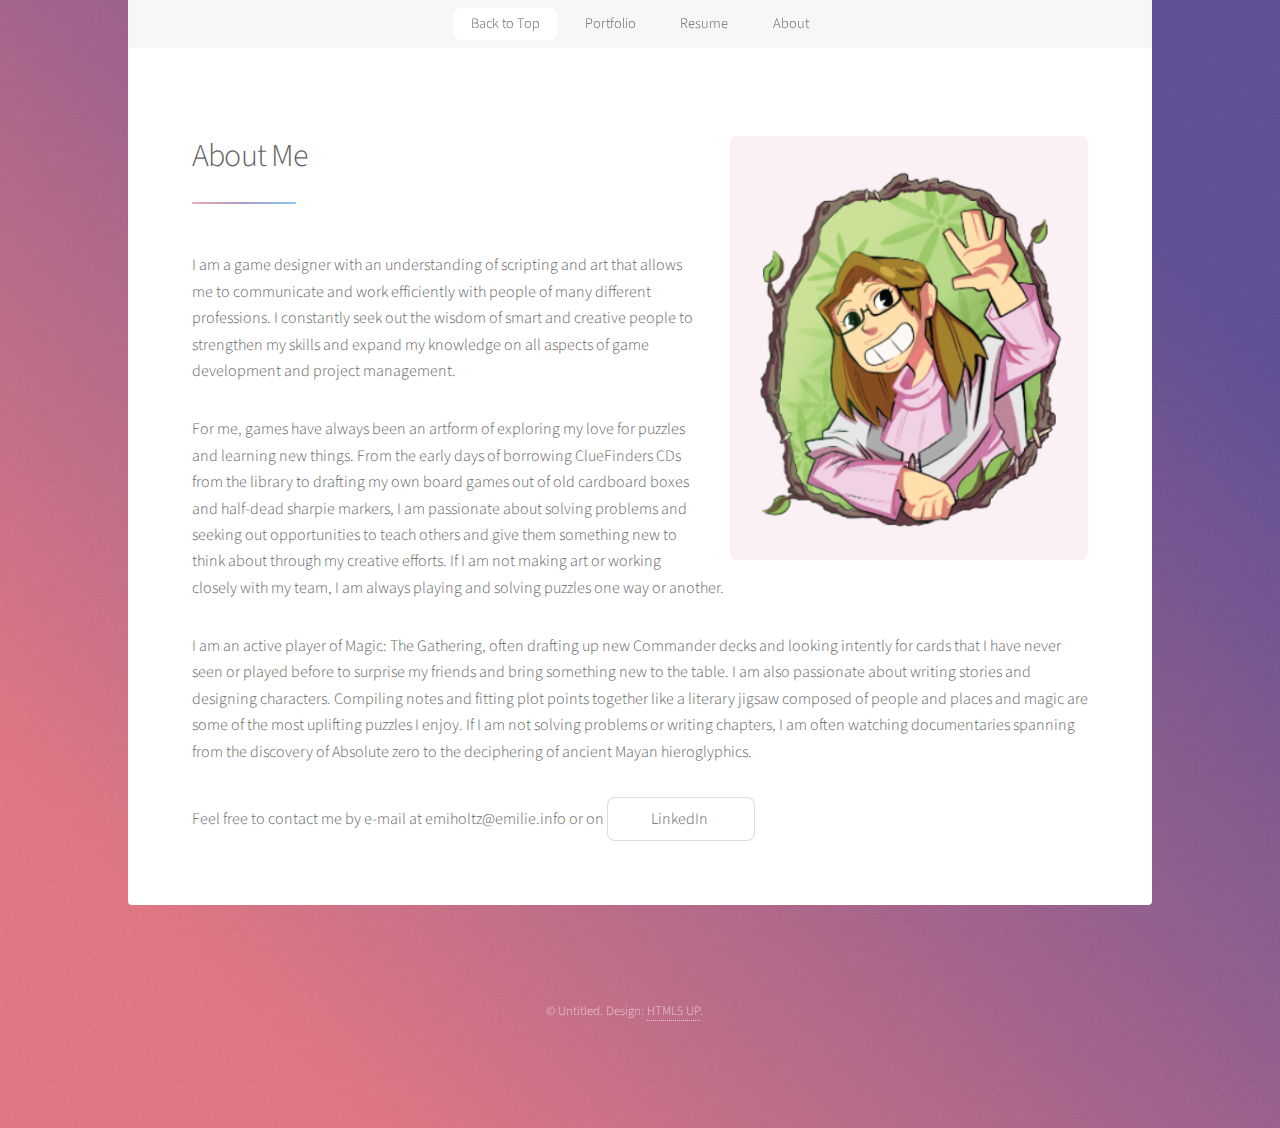
<file: about.html>
<!DOCTYPE HTML>
<!--
	Stellar by HTML5 UP
	html5up.net | @ajlkn
	Free for personal and commercial use under the CCA 3.0 license (html5up.net/license)
-->
<html>
	<head>
		<title>Generic - Stellar by HTML5 UP</title>
		<meta charset="utf-8" />
		<meta name="viewport" content="width=device-width, initial-scale=1, user-scalable=no" />
		<link rel="stylesheet" href="assets/css/main.css" />
		<noscript><link rel="stylesheet" href="assets/css/noscript.css" /></noscript>
	</head>
	<body class="is-preload">

		<!-- Wrapper -->
			<div id="wrapper">
				
				<!-- Navigation -->
				<nav id="nav">
						<ul>
							<li><a href="#main" class="active">Back to Top</a></li>
							<li><a href="index.html">Portfolio</a></li>
							<li><a href="resume.html">Resume</a></li>
							<li><a href="about.html">About</a></li>
						</ul>
					</nav>

				<!-- Main -->
					<div id="main">

						<!-- Content -->
							<section id="content" class="main">
									<div class="content">
									<span class="image right"><img src="images/me.png" alt="" /></span>
										<header class="major">
											<h2>About Me</h2>
										</header>
										<p>I am a game designer with an understanding of scripting and art that allows me to communicate and work efficiently with people of many different professions. I constantly seek out the wisdom of smart and creative people to strengthen my skills and expand my knowledge on all aspects of game development and project management. </p>
										
										<p>For me, games have always been an artform of exploring my love for puzzles and learning new things. From the early days of borrowing ClueFinders CDs from the library to drafting my own board games out of old cardboard boxes and half-dead sharpie markers, I am passionate about solving problems and seeking out opportunities to teach others and give them something new to think about through my creative efforts. If I am not making art or working closely with my team, I am always playing and solving puzzles one way or another.</p>
										
										
										<p>I am an active player of Magic: The Gathering, often drafting up new Commander decks and looking intently for cards that I have never seen or played before to surprise my friends and bring something new to the table. I am also passionate about writing stories and designing characters. Compiling notes and fitting plot points together like a literary jigsaw composed of people and places and magic are some of the most uplifting puzzles I enjoy. If I am not solving problems or writing chapters, I am often watching documentaries spanning from the discovery of Absolute zero to the deciphering of ancient Mayan hieroglyphics.</p>
										
										<p>Feel free to contact me by e-mail at emiholtz@emilie.info or on <a href="https://www.linkedin.com/in/emilie-h-6a7b98158/" class="button icon solid">LinkedIn</a></p>
									</div>
							</section>

					</div>

				<!-- Footer -->
					<footer id="footer">
						<p class="copyright">&copy; Untitled. Design: <a href="https://html5up.net">HTML5 UP</a>.</p>
					</footer>

			</div>

		<!-- Scripts -->
			<script src="assets/js/jquery.min.js"></script>
			<script src="assets/js/jquery.scrollex.min.js"></script>
			<script src="assets/js/jquery.scrolly.min.js"></script>
			<script src="assets/js/browser.min.js"></script>
			<script src="assets/js/breakpoints.min.js"></script>
			<script src="assets/js/util.js"></script>
			<script src="assets/js/main.js"></script>

	</body>
</html>
</file>
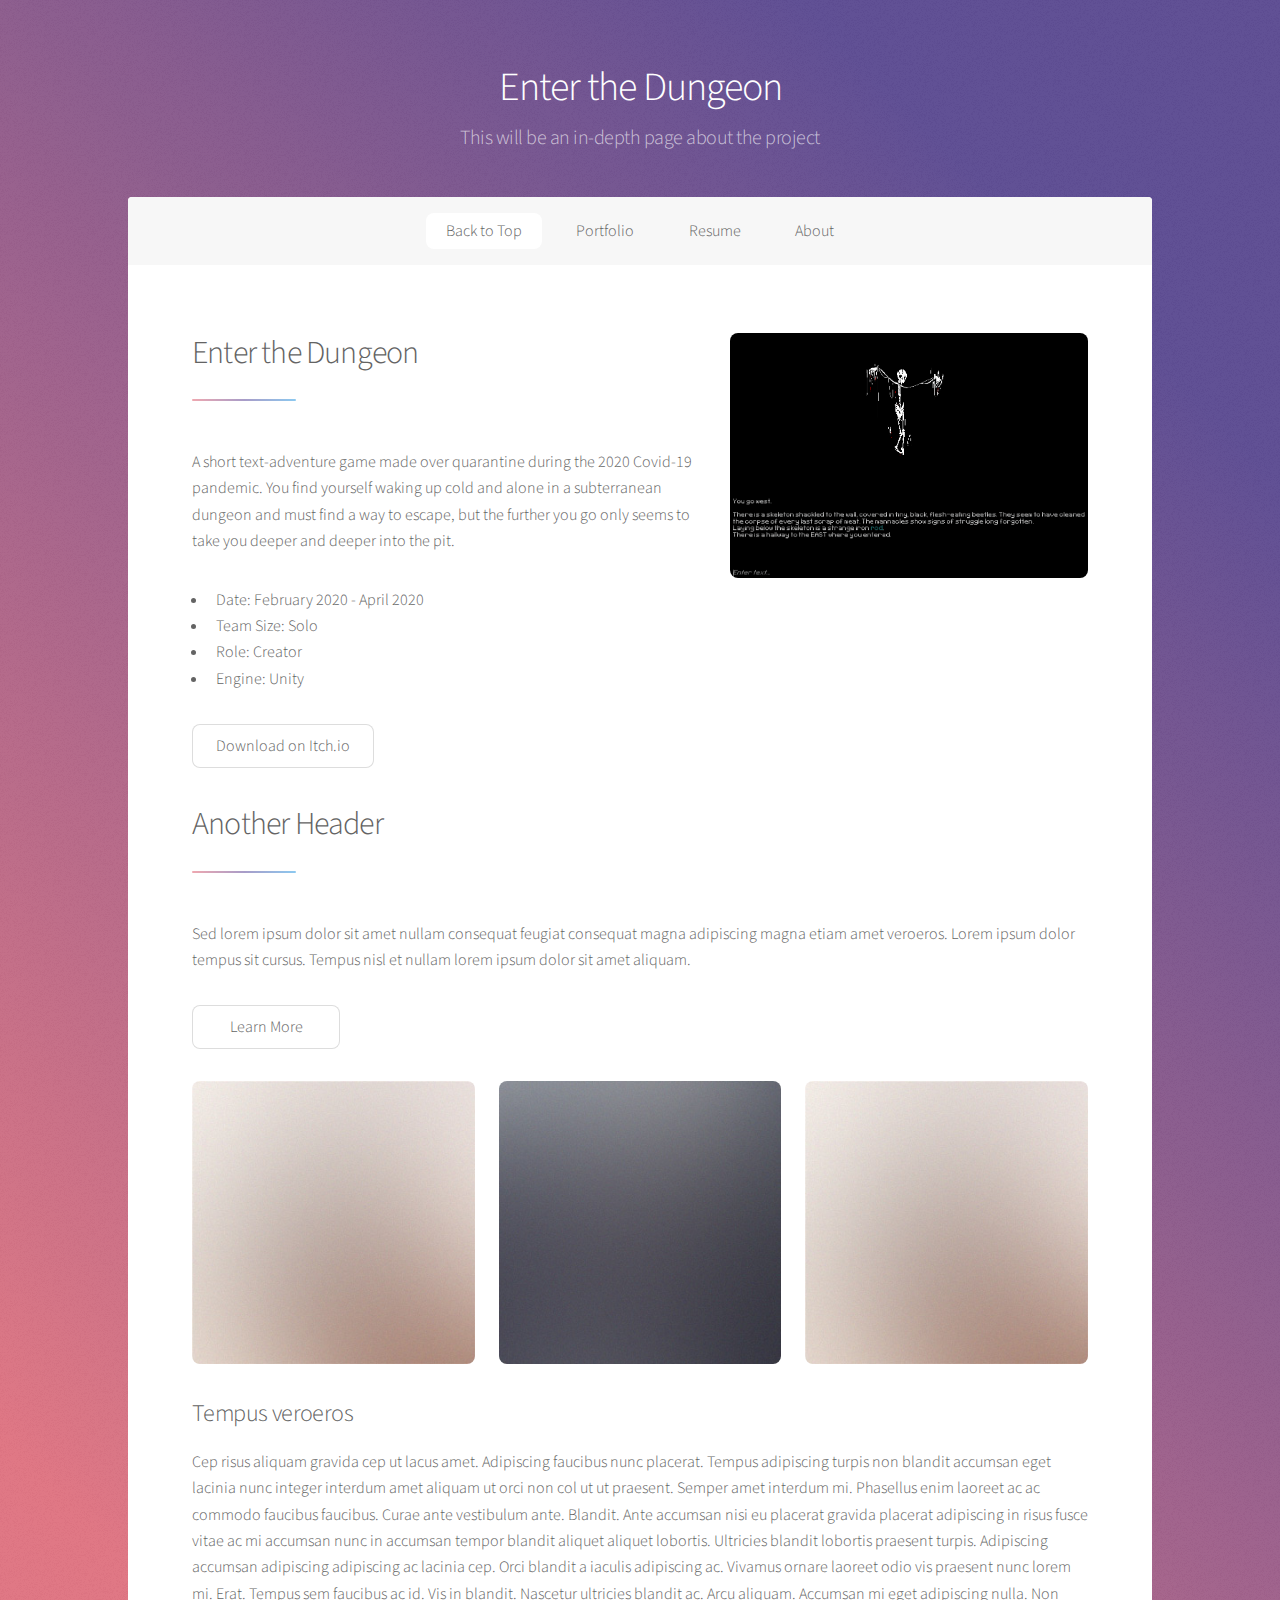
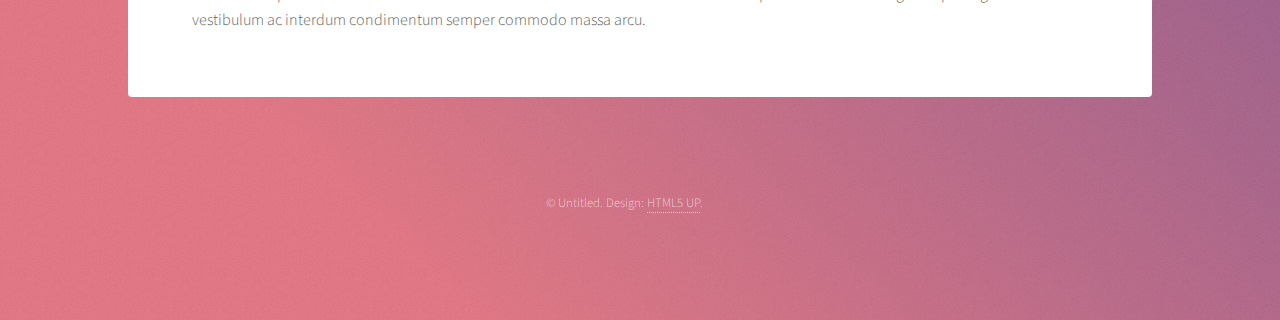
<file: etd.html>
<!DOCTYPE HTML>
<!--
	Stellar by HTML5 UP
	html5up.net | @ajlkn
	Free for personal and commercial use under the CCA 3.0 license (html5up.net/license)
-->
<html>
	<head>
		<title>Generic - Stellar by HTML5 UP</title>
		<meta charset="utf-8" />
		<meta name="viewport" content="width=device-width, initial-scale=1, user-scalable=no" />
		<link rel="stylesheet" href="assets/css/main.css" />
		<noscript><link rel="stylesheet" href="assets/css/noscript.css" /></noscript>
	</head>
	<body class="is-preload">

		<!-- Wrapper -->
			<div id="wrapper">

				<!-- Header -->
					<header id="header">
						<h1>Enter the Dungeon</h1>
						<p>This will be an in-depth page about the project</p>
					</header>
				
				<!-- Navigation -->
				<nav id="nav">
						<ul>
							<li><a href="#header" class="active">Back to Top</a></li>
							<li><a href="index.html">Portfolio</a></li>
							<li><a href="resume.html">Resume</a></li>
							<li><a href="about.html">About</a></li>
						</ul>
					</nav>

				<!-- Main -->
					<div id="main">

						<!-- Content -->
							<section id="content" class="main">
									<div class="content">
									<span class="image right"><img src="images/text_skeleton.gif" alt="" /></span>
										<header class="major">
											<h2>Enter the Dungeon</h2>
										</header>
										<p>A short text-adventure game made over quarantine during the 2020 Covid-19 pandemic. You find yourself waking up cold and alone in a subterranean dungeon and must find a way to escape, but the further you go only seems to take you deeper and deeper into the pit.</p>
										<ul>
											<li>Date: February 2020 - April 2020 </li>
											<li>Team Size: Solo </li>
											<li>Role: Creator</li>
											<li>Engine: Unity</li>
										</ul>
										<ul class="actions">
											<li><a href="https://headlesser.itch.io/enter-the-dungeon" class="button">Download on Itch.io</a></li>
										</ul>
									</div>
									
								<div class="content">
										<header class="major">
											<h2>Another Header</h2>
										</header>
										<p>Sed lorem ipsum dolor sit amet nullam consequat feugiat consequat magna
										adipiscing magna etiam amet veroeros. Lorem ipsum dolor tempus sit cursus.
										Tempus nisl et nullam lorem ipsum dolor sit amet aliquam.</p>
										<ul class="actions">
											<li><a href="generic.html" class="button">Learn More</a></li>
										</ul>
									</div>
								
								<div class="box alt">
											<div class="row gtr-uniform">
												<div class="col-4"><span class="image fit"><img src="images/pic01.jpg" alt="" /></span></div>
												<div class="col-4"><span class="image fit"><img src="images/pic02.jpg" alt="" /></span></div>
												<div class="col-4"><span class="image fit"><img src="images/pic01.jpg" alt="" /></span></div>
											</div>
										</div>
								
								<h2>Tempus veroeros</h2>
								<p>Cep risus aliquam gravida cep ut lacus amet. Adipiscing faucibus nunc placerat. Tempus adipiscing turpis non blandit accumsan eget lacinia nunc integer interdum amet aliquam ut orci non col ut ut praesent. Semper amet interdum mi. Phasellus enim laoreet ac ac commodo faucibus faucibus. Curae ante vestibulum ante. Blandit. Ante accumsan nisi eu placerat gravida placerat adipiscing in risus fusce vitae ac mi accumsan nunc in accumsan tempor blandit aliquet aliquet lobortis. Ultricies blandit lobortis praesent turpis. Adipiscing accumsan adipiscing adipiscing ac lacinia cep. Orci blandit a iaculis adipiscing ac. Vivamus ornare laoreet odio vis praesent nunc lorem mi. Erat. Tempus sem faucibus ac id. Vis in blandit. Nascetur ultricies blandit ac. Arcu aliquam. Accumsan mi eget adipiscing nulla. Non vestibulum ac interdum condimentum semper commodo massa arcu.</p>
							</section>

					</div>

				<!-- Footer -->
					<footer id="footer">
						<p class="copyright">&copy; Untitled. Design: <a href="https://html5up.net">HTML5 UP</a>.</p>
					</footer>

			</div>

		<!-- Scripts -->
			<script src="assets/js/jquery.min.js"></script>
			<script src="assets/js/jquery.scrollex.min.js"></script>
			<script src="assets/js/jquery.scrolly.min.js"></script>
			<script src="assets/js/browser.min.js"></script>
			<script src="assets/js/breakpoints.min.js"></script>
			<script src="assets/js/util.js"></script>
			<script src="assets/js/main.js"></script>

	</body>
</html>
</file>
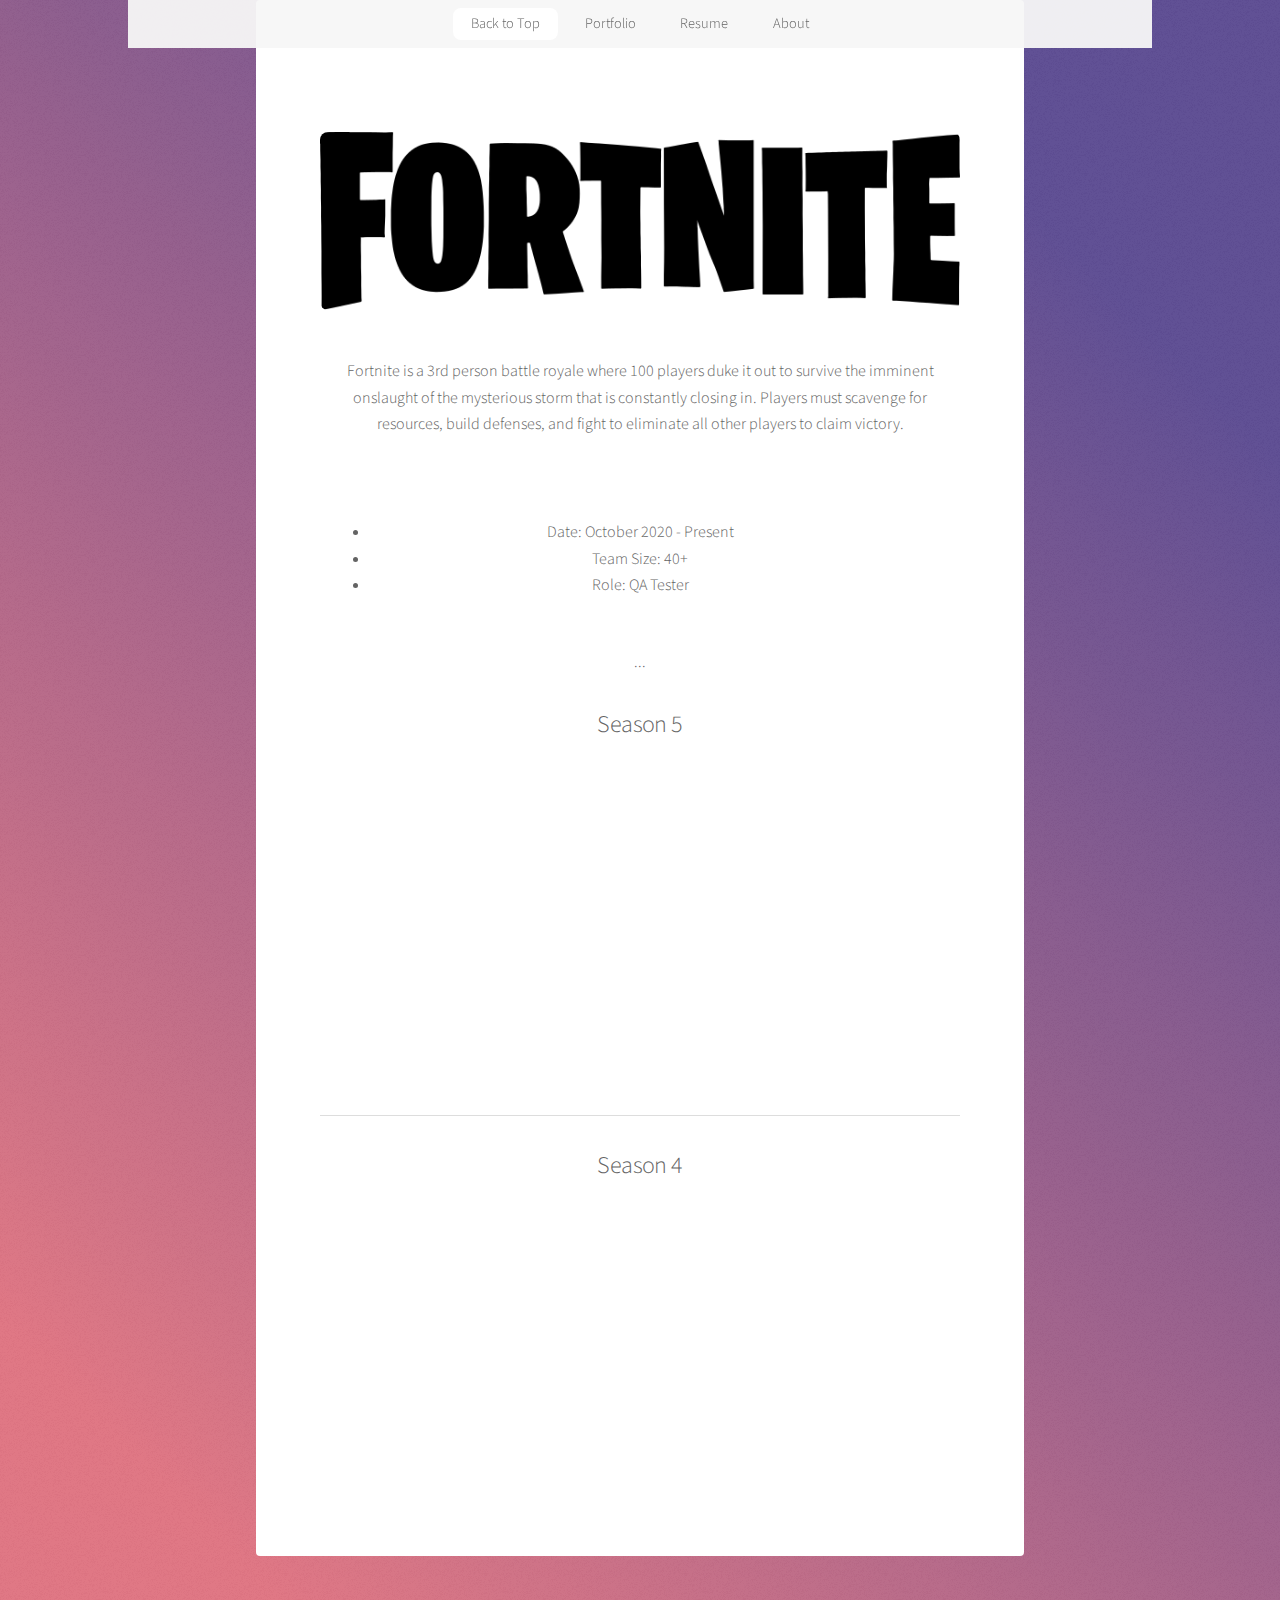
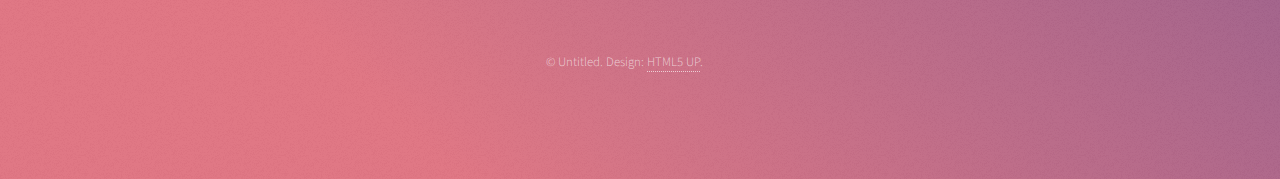
<file: fort.html>
<!DOCTYPE HTML>
<!--
	Stellar by HTML5 UP
	html5up.net | @ajlkn
	Free for personal and commercial use under the CCA 3.0 license (html5up.net/license)
-->
<html>
	<head>
		<title>Generic - Stellar by HTML5 UP</title>
		<meta charset="utf-8" />
		<meta name="viewport" content="width=device-width, initial-scale=1, user-scalable=no" />
		<link rel="stylesheet" href="assets/css/main.css" />
		<noscript><link rel="stylesheet" href="assets/css/noscript.css" /></noscript>
	</head>
	<body class="is-preload">

		<!-- Wrapper -->
			<div id="wrapper">

				
				<!-- Navigation -->
				<nav id="nav">
						<ul>
							<li><a href="#main" class="active">Back to Top</a></li>
							<li><a href="index.html">Portfolio</a></li>
							<li><a href="resume.html">Resume</a></li>
							<li><a href="about.html">About</a></li>
						</ul>
					</nav>

				<!-- Main -->
					<div id="main" style="display: block;margin-left: auto;margin-right: auto;width: 75%;">

						<!-- Content -->
							<section id="content" class="main">
									<div class="content" >
									<header class="major">
										<span class="image fit"><img src="images/fortnite-logo.png" alt="" /></span>
									</header>
										<div style="text-align:center;">
										<p>Fortnite is a 3rd person battle royale where 100 players duke it out to survive the imminent onslaught of the mysterious storm that is constantly closing in. Players must scavenge for resources, build defenses, and fight to eliminate all other players to claim victory.</p>
										
										<div style="padding:50px;">
											<li>Date: October 2020 - Present</li>
											<li>Team Size: 40+ </li>
											<li>Role: QA Tester</li>
										</div>	
										<p>...
										</div>
									</div>	

								<div class="content">
										<header style="text-align:center;">
											<h2>Season 5</h2>
											<span class="image fit"><iframe width="560" height="315" src="https://www.youtube.com/embed/3-lP1j6MvW4" frameborder="0" allow="accelerometer; autoplay; clipboard-write; encrypted-media; gyroscope; picture-in-picture" allowfullscreen></iframe></span>
										</header>
										
								<hr>
								<div class="content">
										<header style="text-align:center;">
											<h2>Season 4</h2>
											<span class="image"><iframe width="560" height="315" src="https://www.youtube.com/embed/Fcl30mWtJQU" frameborder="0" allow="accelerometer; autoplay; clipboard-write; encrypted-media; gyroscope; picture-in-picture" allowfullscreen></iframe></span>
										</header>
								</div>
									
							</section>

					</div>

				<!-- Footer -->
					<footer id="footer">
						<p class="copyright">&copy; Untitled. Design: <a href="https://html5up.net">HTML5 UP</a>.</p>
					</footer>

			</div>

		<!-- Scripts -->
			<script src="assets/js/jquery.min.js"></script>
			<script src="assets/js/jquery.scrollex.min.js"></script>
			<script src="assets/js/jquery.scrolly.min.js"></script>
			<script src="assets/js/browser.min.js"></script>
			<script src="assets/js/breakpoints.min.js"></script>
			<script src="assets/js/util.js"></script>
			<script src="assets/js/main.js"></script>

	</body>
</html>
</file>
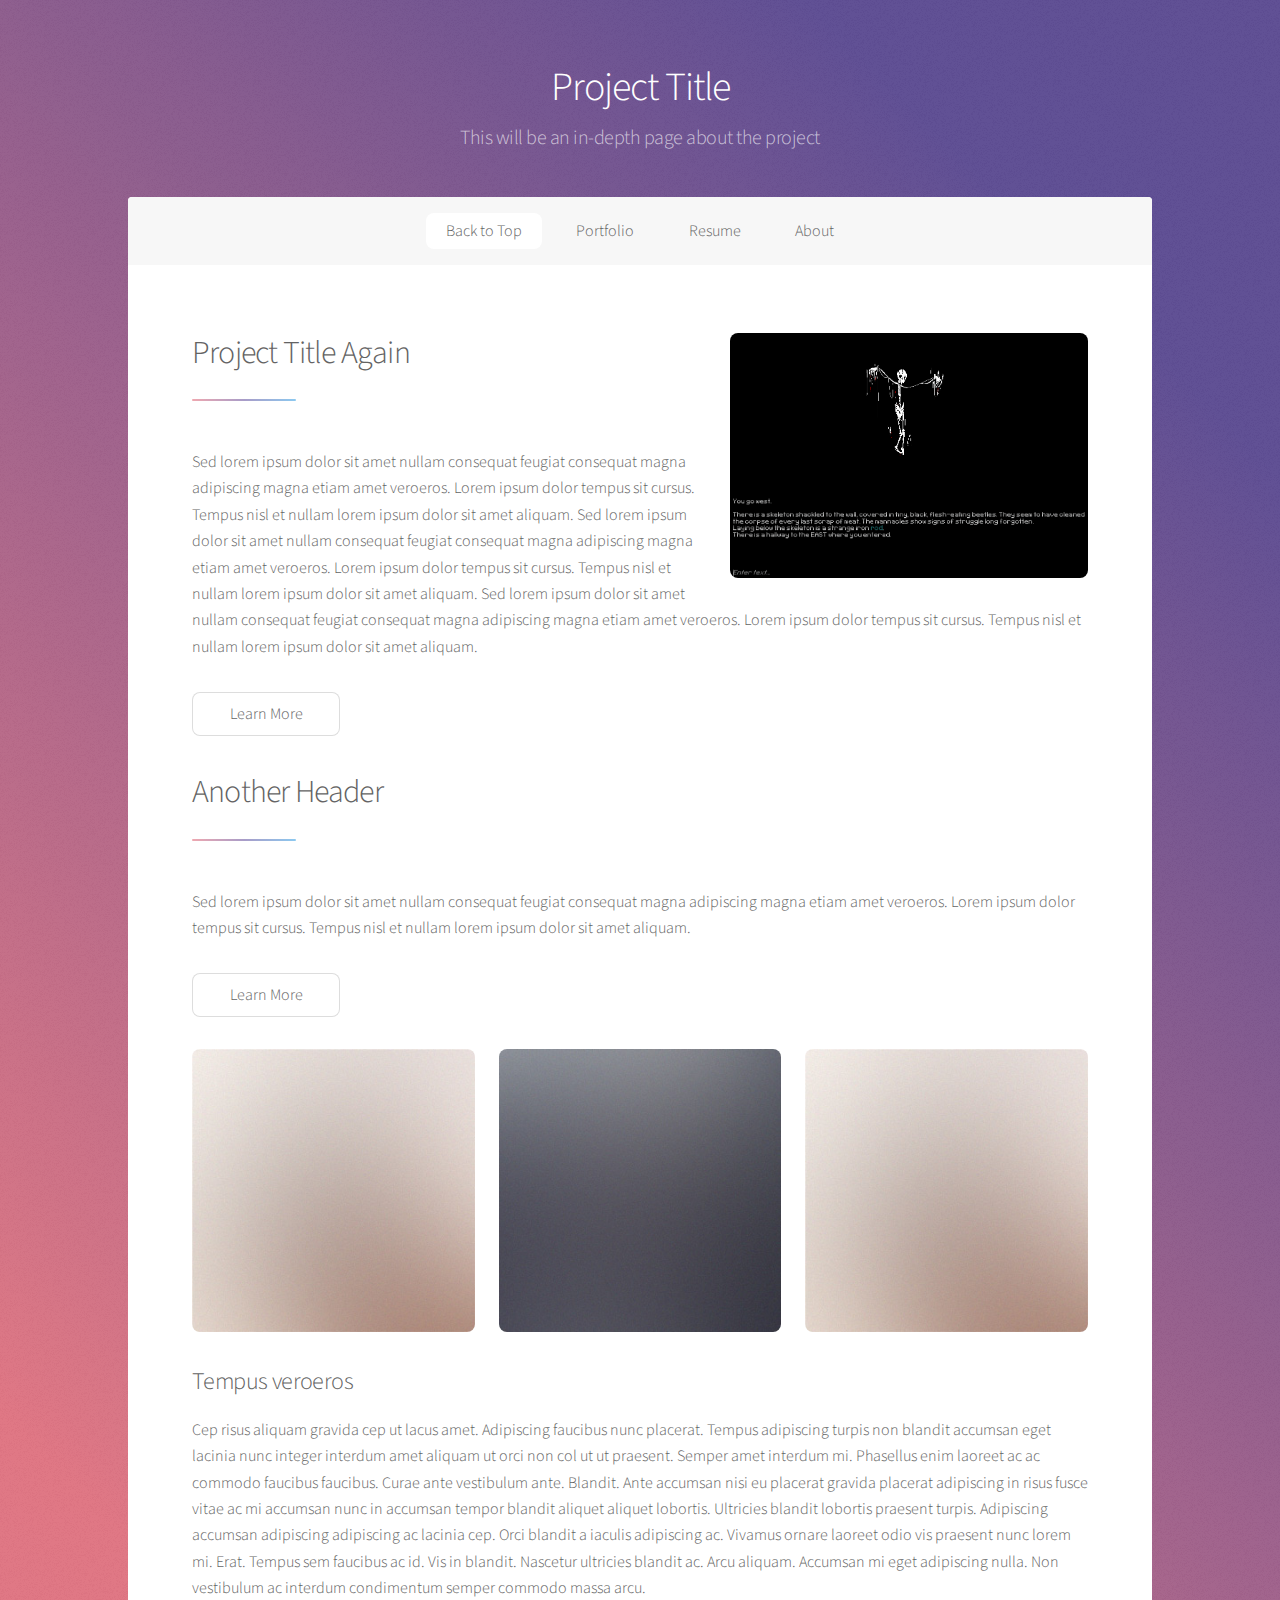
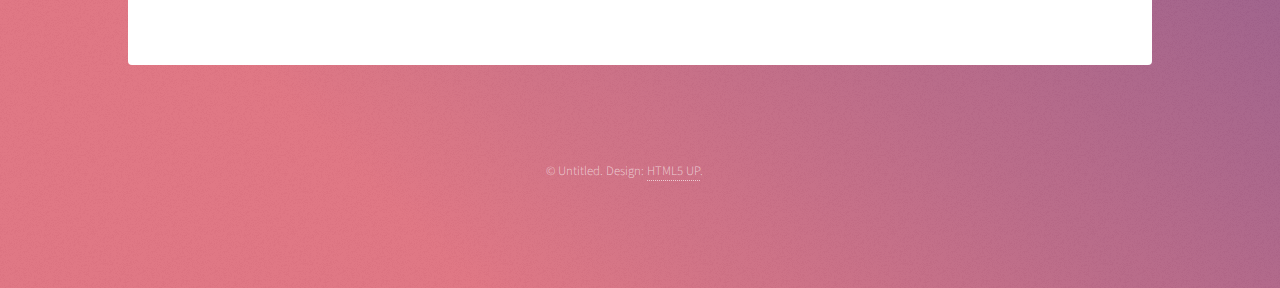
<file: generic.html>
<!DOCTYPE HTML>
<!--
	Stellar by HTML5 UP
	html5up.net | @ajlkn
	Free for personal and commercial use under the CCA 3.0 license (html5up.net/license)
-->
<html>
	<head>
		<title>Generic - Stellar by HTML5 UP</title>
		<meta charset="utf-8" />
		<meta name="viewport" content="width=device-width, initial-scale=1, user-scalable=no" />
		<link rel="stylesheet" href="assets/css/main.css" />
		<noscript><link rel="stylesheet" href="assets/css/noscript.css" /></noscript>
	</head>
	<body class="is-preload">

		<!-- Wrapper -->
			<div id="wrapper">

				<!-- Header -->
					<header id="header">
						<h1>Project Title</h1>
						<p>This will be an in-depth page about the project</p>
					</header>
				
				<!-- Navigation -->
				<nav id="nav">
						<ul>
							<li><a href="#header" class="active">Back to Top</a></li>
							<li><a href="index.html">Portfolio</a></li>
							<li><a href="resume.html">Resume</a></li>
							<li><a href="about.html">About</a></li>
						</ul>
					</nav>

				<!-- Main -->
					<div id="main">

						<!-- Content -->
							<section id="content" class="main">
									<div class="content">
									<span class="image right"><img src="images/text_skeleton.gif" alt="" /></span>
										<header class="major">
											<h2>Project Title Again</h2>
										</header>
										<p>Sed lorem ipsum dolor sit amet nullam consequat feugiat consequat magna
										adipiscing magna etiam amet veroeros. Lorem ipsum dolor tempus sit cursus.
										Tempus nisl et nullam lorem ipsum dolor sit amet aliquam.
										Sed lorem ipsum dolor sit amet nullam consequat feugiat consequat magna
										adipiscing magna etiam amet veroeros. Lorem ipsum dolor tempus sit cursus.
										Tempus nisl et nullam lorem ipsum dolor sit amet aliquam.
										Sed lorem ipsum dolor sit amet nullam consequat feugiat consequat magna
										adipiscing magna etiam amet veroeros. Lorem ipsum dolor tempus sit cursus.
										Tempus nisl et nullam lorem ipsum dolor sit amet aliquam.</p>
										<ul class="actions">
											<li><a href="generic.html" class="button">Learn More</a></li>
										</ul>
									</div>
									
								<div class="content">
										<header class="major">
											<h2>Another Header</h2>
										</header>
										<p>Sed lorem ipsum dolor sit amet nullam consequat feugiat consequat magna
										adipiscing magna etiam amet veroeros. Lorem ipsum dolor tempus sit cursus.
										Tempus nisl et nullam lorem ipsum dolor sit amet aliquam.</p>
										<ul class="actions">
											<li><a href="generic.html" class="button">Learn More</a></li>
										</ul>
									</div>
								
								<div class="box alt">
											<div class="row gtr-uniform">
												<div class="col-4"><span class="image fit"><img src="images/pic01.jpg" alt="" /></span></div>
												<div class="col-4"><span class="image fit"><img src="images/pic02.jpg" alt="" /></span></div>
												<div class="col-4"><span class="image fit"><img src="images/pic01.jpg" alt="" /></span></div>
											</div>
										</div>
								
								<h2>Tempus veroeros</h2>
								<p>Cep risus aliquam gravida cep ut lacus amet. Adipiscing faucibus nunc placerat. Tempus adipiscing turpis non blandit accumsan eget lacinia nunc integer interdum amet aliquam ut orci non col ut ut praesent. Semper amet interdum mi. Phasellus enim laoreet ac ac commodo faucibus faucibus. Curae ante vestibulum ante. Blandit. Ante accumsan nisi eu placerat gravida placerat adipiscing in risus fusce vitae ac mi accumsan nunc in accumsan tempor blandit aliquet aliquet lobortis. Ultricies blandit lobortis praesent turpis. Adipiscing accumsan adipiscing adipiscing ac lacinia cep. Orci blandit a iaculis adipiscing ac. Vivamus ornare laoreet odio vis praesent nunc lorem mi. Erat. Tempus sem faucibus ac id. Vis in blandit. Nascetur ultricies blandit ac. Arcu aliquam. Accumsan mi eget adipiscing nulla. Non vestibulum ac interdum condimentum semper commodo massa arcu.</p>
							</section>

					</div>

				<!-- Footer -->
					<footer id="footer">
						<p class="copyright">&copy; Untitled. Design: <a href="https://html5up.net">HTML5 UP</a>.</p>
					</footer>

			</div>

		<!-- Scripts -->
			<script src="assets/js/jquery.min.js"></script>
			<script src="assets/js/jquery.scrollex.min.js"></script>
			<script src="assets/js/jquery.scrolly.min.js"></script>
			<script src="assets/js/browser.min.js"></script>
			<script src="assets/js/breakpoints.min.js"></script>
			<script src="assets/js/util.js"></script>
			<script src="assets/js/main.js"></script>

	</body>
</html>
</file>
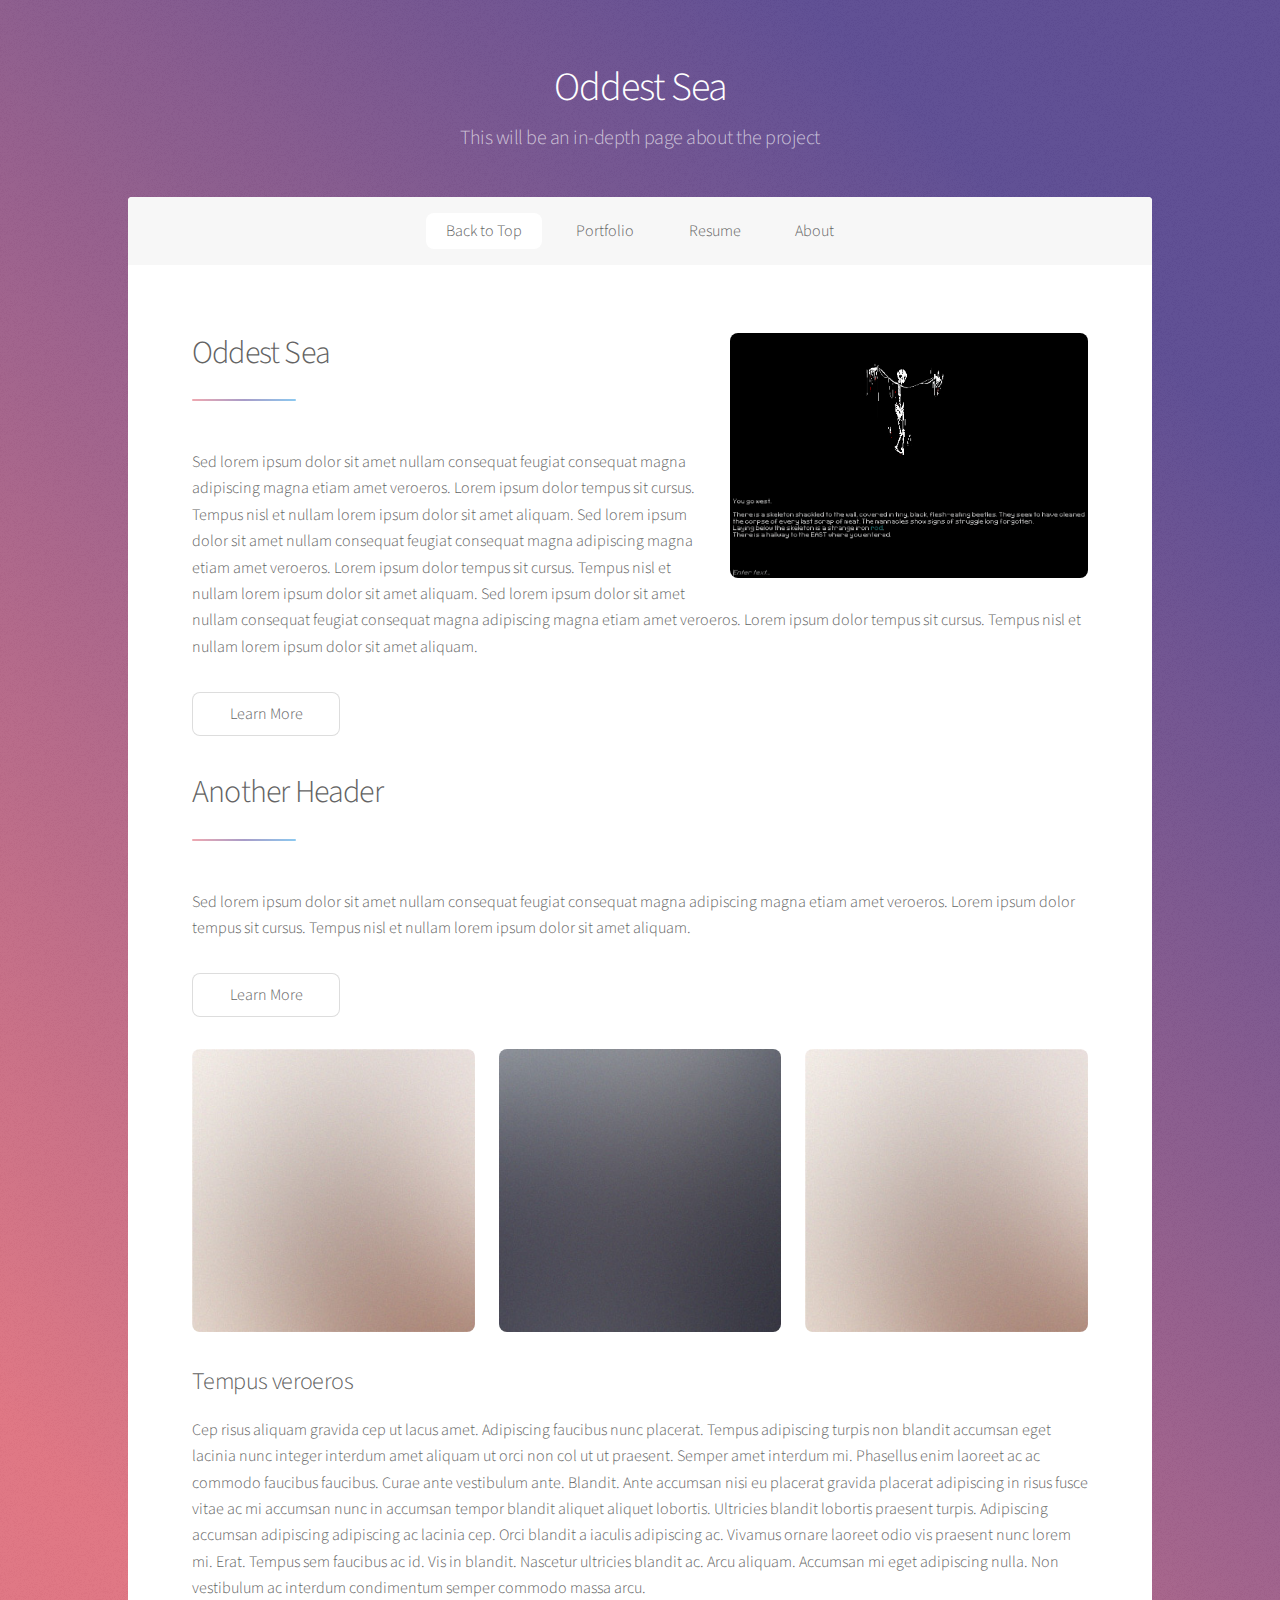
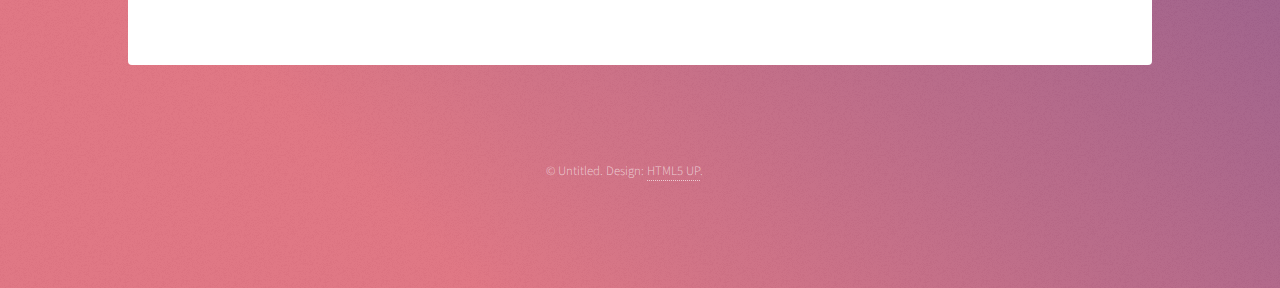
<file: odd.html>
<!DOCTYPE HTML>
<!--
	Stellar by HTML5 UP
	html5up.net | @ajlkn
	Free for personal and commercial use under the CCA 3.0 license (html5up.net/license)
-->
<html>
	<head>
		<title>Generic - Stellar by HTML5 UP</title>
		<meta charset="utf-8" />
		<meta name="viewport" content="width=device-width, initial-scale=1, user-scalable=no" />
		<link rel="stylesheet" href="assets/css/main.css" />
		<noscript><link rel="stylesheet" href="assets/css/noscript.css" /></noscript>
	</head>
	<body class="is-preload">

		<!-- Wrapper -->
			<div id="wrapper">

				<!-- Header -->
					<header id="header">
						<h1>Oddest Sea</h1>
						<p>This will be an in-depth page about the project</p>
					</header>
				
				<!-- Navigation -->
				<nav id="nav">
						<ul>
							<li><a href="#header" class="active">Back to Top</a></li>
							<li><a href="index.html">Portfolio</a></li>
							<li><a href="resume.html">Resume</a></li>
							<li><a href="about.html">About</a></li>
						</ul>
					</nav>

				<!-- Main -->
					<div id="main">

						<!-- Content -->
							<section id="content" class="main">
									<div class="content">
									<span class="image right"><img src="images/text_skeleton.gif" alt="" /></span>
										<header class="major">
											<h2>Oddest Sea</h2>
										</header>
										<p>Sed lorem ipsum dolor sit amet nullam consequat feugiat consequat magna
										adipiscing magna etiam amet veroeros. Lorem ipsum dolor tempus sit cursus.
										Tempus nisl et nullam lorem ipsum dolor sit amet aliquam.
										Sed lorem ipsum dolor sit amet nullam consequat feugiat consequat magna
										adipiscing magna etiam amet veroeros. Lorem ipsum dolor tempus sit cursus.
										Tempus nisl et nullam lorem ipsum dolor sit amet aliquam.
										Sed lorem ipsum dolor sit amet nullam consequat feugiat consequat magna
										adipiscing magna etiam amet veroeros. Lorem ipsum dolor tempus sit cursus.
										Tempus nisl et nullam lorem ipsum dolor sit amet aliquam.</p>
										<ul class="actions">
											<li><a href="generic.html" class="button">Learn More</a></li>
										</ul>
									</div>
									
								<div class="content">
										<header class="major">
											<h2>Another Header</h2>
										</header>
										<p>Sed lorem ipsum dolor sit amet nullam consequat feugiat consequat magna
										adipiscing magna etiam amet veroeros. Lorem ipsum dolor tempus sit cursus.
										Tempus nisl et nullam lorem ipsum dolor sit amet aliquam.</p>
										<ul class="actions">
											<li><a href="generic.html" class="button">Learn More</a></li>
										</ul>
									</div>
								
								<div class="box alt">
											<div class="row gtr-uniform">
												<div class="col-4"><span class="image fit"><img src="images/pic01.jpg" alt="" /></span></div>
												<div class="col-4"><span class="image fit"><img src="images/pic02.jpg" alt="" /></span></div>
												<div class="col-4"><span class="image fit"><img src="images/pic01.jpg" alt="" /></span></div>
											</div>
										</div>
								
								<h2>Tempus veroeros</h2>
								<p>Cep risus aliquam gravida cep ut lacus amet. Adipiscing faucibus nunc placerat. Tempus adipiscing turpis non blandit accumsan eget lacinia nunc integer interdum amet aliquam ut orci non col ut ut praesent. Semper amet interdum mi. Phasellus enim laoreet ac ac commodo faucibus faucibus. Curae ante vestibulum ante. Blandit. Ante accumsan nisi eu placerat gravida placerat adipiscing in risus fusce vitae ac mi accumsan nunc in accumsan tempor blandit aliquet aliquet lobortis. Ultricies blandit lobortis praesent turpis. Adipiscing accumsan adipiscing adipiscing ac lacinia cep. Orci blandit a iaculis adipiscing ac. Vivamus ornare laoreet odio vis praesent nunc lorem mi. Erat. Tempus sem faucibus ac id. Vis in blandit. Nascetur ultricies blandit ac. Arcu aliquam. Accumsan mi eget adipiscing nulla. Non vestibulum ac interdum condimentum semper commodo massa arcu.</p>
							</section>

					</div>

				<!-- Footer -->
					<footer id="footer">
						<p class="copyright">&copy; Untitled. Design: <a href="https://html5up.net">HTML5 UP</a>.</p>
					</footer>

			</div>

		<!-- Scripts -->
			<script src="assets/js/jquery.min.js"></script>
			<script src="assets/js/jquery.scrollex.min.js"></script>
			<script src="assets/js/jquery.scrolly.min.js"></script>
			<script src="assets/js/browser.min.js"></script>
			<script src="assets/js/breakpoints.min.js"></script>
			<script src="assets/js/util.js"></script>
			<script src="assets/js/main.js"></script>

	</body>
</html>
</file>
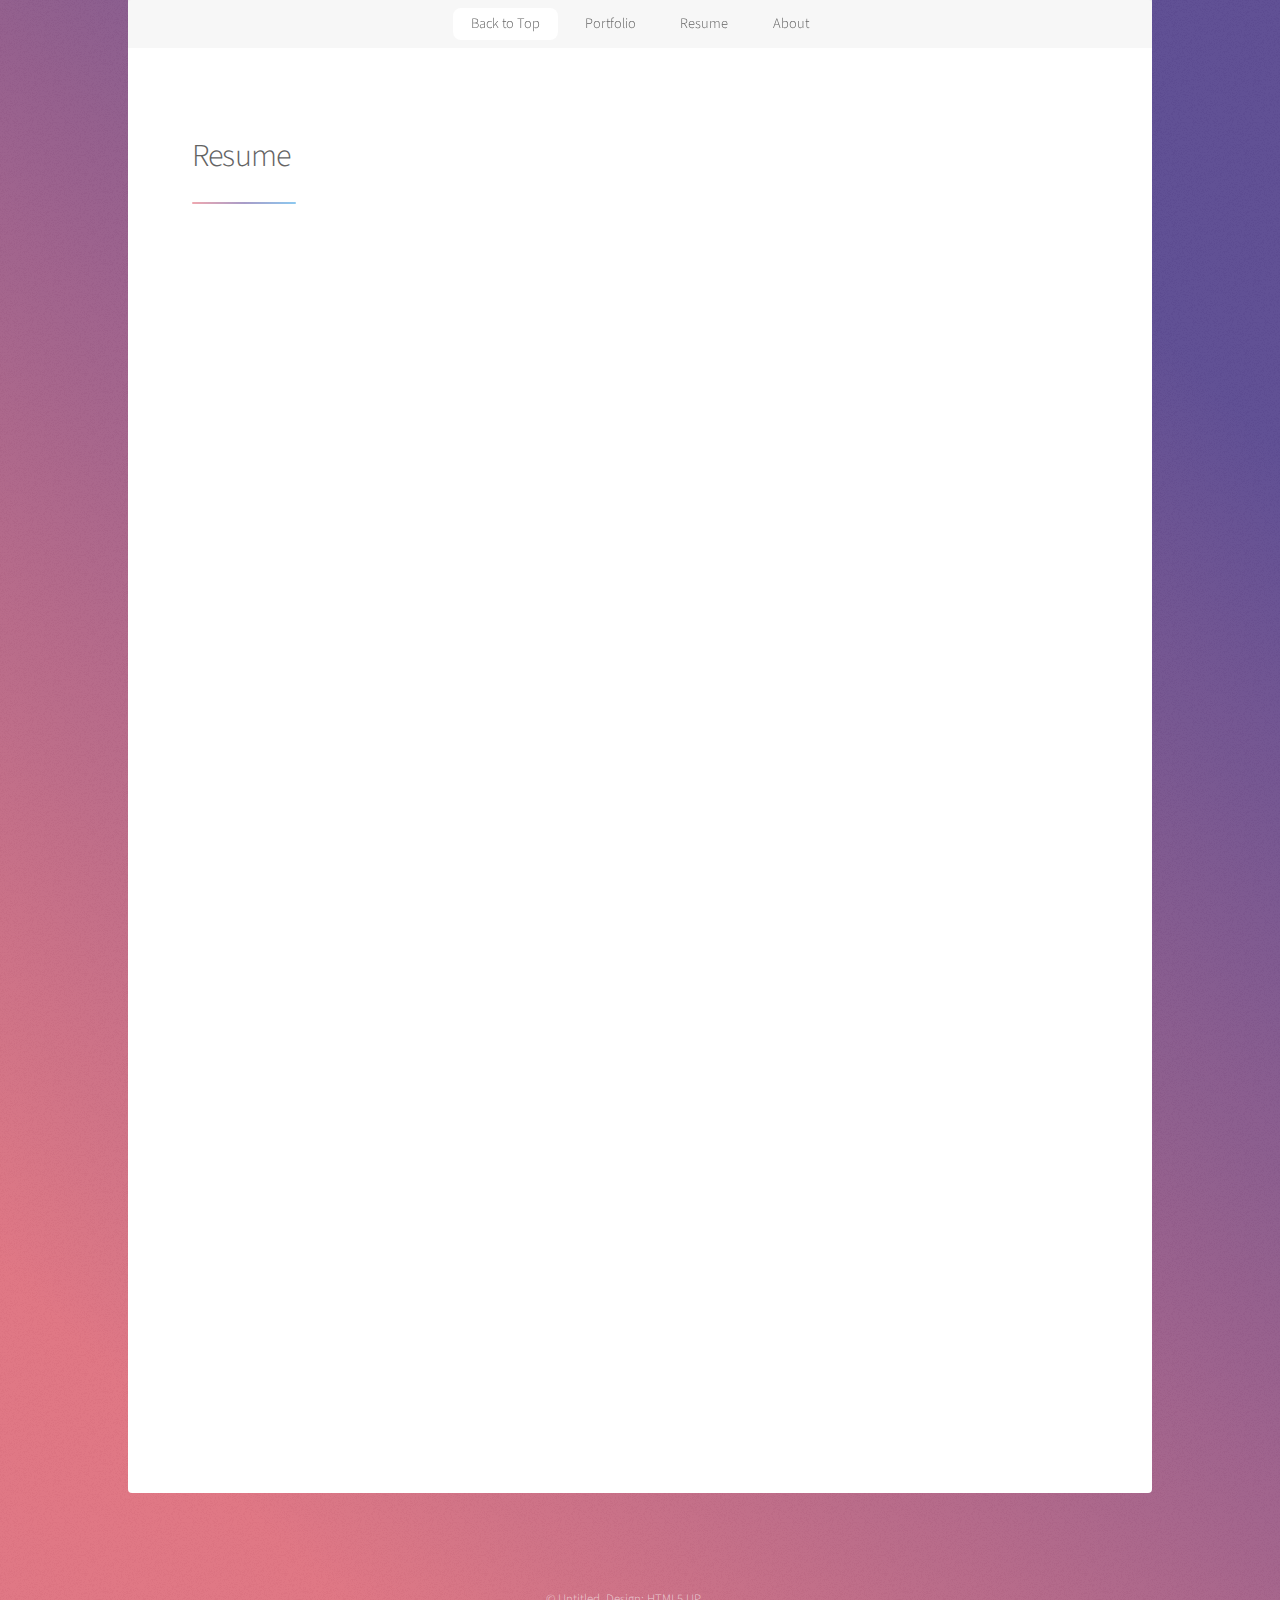
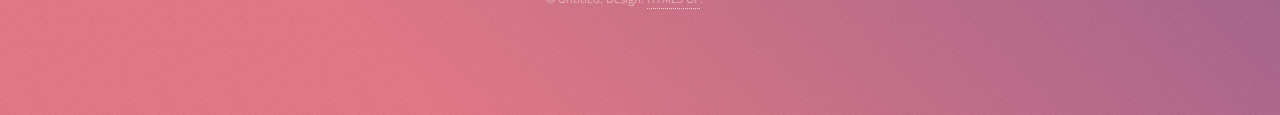
<file: resume.html>
<!DOCTYPE HTML>
<!--
	Stellar by HTML5 UP
	html5up.net | @ajlkn
	Free for personal and commercial use under the CCA 3.0 license (html5up.net/license)
-->
<html>
	<head>
		<title>Generic - Stellar by HTML5 UP</title>
		<meta charset="utf-8" />
		<meta name="viewport" content="width=device-width, initial-scale=1, user-scalable=no" />
		<link rel="stylesheet" href="assets/css/main.css" />
		<noscript><link rel="stylesheet" href="assets/css/noscript.css" /></noscript>
	</head>
	<body class="is-preload">

		<!-- Wrapper -->
			<div id="wrapper">
				
				<!-- Navigation -->
				<nav id="nav">
						<ul>
							<li><a href="#main" class="active">Back to Top</a></li>
							<li><a href="index.html">Portfolio</a></li>
							<li><a href="resume.html">Resume</a></li>
							<li><a href="about.html">About</a></li>
						</ul>
					</nav>

				<!-- Main -->
					<div id="main">

						<!-- Content -->
							<section id="content" class="main">
									<div class="content">
										<header class="major">
											<h2>Resume</h2>
										</header>
										<span><iframe src="images/holtz_emilie_resume.pdf" width="100%" height="1200"></iframe></span>
									</div>	
							</section>

					</div>

				<!-- Footer -->
					<footer id="footer">
						<p class="copyright">&copy; Untitled. Design: <a href="https://html5up.net">HTML5 UP</a>.</p>
					</footer>

			</div>

		<!-- Scripts -->
			<script src="assets/js/jquery.min.js"></script>
			<script src="assets/js/jquery.scrollex.min.js"></script>
			<script src="assets/js/jquery.scrolly.min.js"></script>
			<script src="assets/js/browser.min.js"></script>
			<script src="assets/js/breakpoints.min.js"></script>
			<script src="assets/js/util.js"></script>
			<script src="assets/js/main.js"></script>

	</body>
</html>
</file>
<file: assets/css/noscript.css>
/*
	Stellar by HTML5 UP
	html5up.net | @ajlkn
	Free for personal and commercial use under the CCA 3.0 license (html5up.net/license)
*/

/* Header */

	body.is-preload #header.alt > * {
		opacity: 1;
	}

	body.is-preload #header.alt .logo {
		-moz-transform: none;
		-webkit-transform: none;
		-ms-transform: none;
		transform: none;
	}
</file>
<file: assets/css/main.css>
@import url(fontawesome-all.min.css);
@import 'https://fonts.googleapis.com/css?family=Source+Sans+Pro:300,400';

/*
	Stellar by HTML5 UP
	html5up.net | @ajlkn
	Free for personal and commercial use under the CCA 3.0 license (html5up.net/license)
*/

html, body, div, span, applet, object,
iframe, h1, h2, h3, h4, h5, h6, p, blockquote,
pre, a, abbr, acronym, address, big, cite,
code, del, dfn, em, img, ins, kbd, q, s, samp,
small, strike, strong, sub, sup, tt, var, b,
u, i, center, dl, dt, dd, ol, ul, li, fieldset,
form, label, legend, table, caption, tbody,
tfoot, thead, tr, th, td, article, aside,
canvas, details, embed, figure, figcaption,
footer, header, hgroup, menu, nav, output, ruby,
section, summary, time, mark, audio, video {
	margin: 0;
	padding: 0;
	border: 0;
	font-size: 100%;
	font: inherit;
	vertical-align: baseline;}

article, aside, details, figcaption, figure,
footer, header, hgroup, menu, nav, section {
	display: block;}

body {
	line-height: 1;
}

ol, ul {
	list-style: none;
}

blockquote, q {
	quotes: none;
}

	blockquote:before, blockquote:after, q:before, q:after {
		content: '';
		content: none;
	}

table {
	border-collapse: collapse;
	border-spacing: 0;
}

body {
	-webkit-text-size-adjust: none;
}

mark {
	background-color: transparent;
	color: inherit;
}

input::-moz-focus-inner {
	border: 0;
	padding: 0;
}

input, select, textarea {
	-moz-appearance: none;
	-webkit-appearance: none;
	-ms-appearance: none;
	appearance: none;
}

/* Basic */

	@-ms-viewport {
		width: device-width;
	}

	body {
		-ms-overflow-style: scrollbar;
	}

	@media screen and (max-width: 480px) {

		html, body {
			min-width: 320px;
		}

	}

	html {
		box-sizing: border-box;
	}

	*, *:before, *:after {
		box-sizing: inherit;
	}

	body {
		background-color: #935d8c;
		background-image: url("images/overlay.png"), -moz-linear-gradient(45deg, #e37682 15%, #5f4d93 85%);
		background-image: url("images/overlay.png"), -webkit-linear-gradient(45deg, #e37682 15%, #5f4d93 85%);
		background-image: url("images/overlay.png"), -ms-linear-gradient(45deg, #e37682 15%, #5f4d93 85%);
		background-image: url("images/overlay.png"), linear-gradient(45deg, #e37682 15%, #5f4d93 85%);
	}

		body.is-preload *, body.is-preload *:before, body.is-preload *:after {
			-moz-animation: none !important;
			-webkit-animation: none !important;
			-ms-animation: none !important;
			animation: none !important;
			-moz-transition: none !important;
			-webkit-transition: none !important;
			-ms-transition: none !important;
			transition: none !important;
		}

/* Type */

	body {
		background-color: #935d8c;
		color: rgba(255, 255, 255, 0.65);
	}

	body, input, select, textarea {
		font-family: "Source Sans Pro", Helvetica, sans-serif;
		font-size: 17pt;
		font-weight: 300;
		line-height: 1.65;
	}

		@media screen and (max-width: 1680px) {

			body, input, select, textarea {
				font-size: 14pt;
			}

		}

		@media screen and (max-width: 1280px) {

			body, input, select, textarea {
				font-size: 12pt;
			}

		}

		@media screen and (max-width: 360px) {

			body, input, select, textarea {
				font-size: 11pt;
			}

		}

	a {
		-moz-transition: color 0.2s ease, border-bottom 0.2s ease;
		-webkit-transition: color 0.2s ease, border-bottom 0.2s ease;
		-ms-transition: color 0.2s ease, border-bottom 0.2s ease;
		transition: color 0.2s ease, border-bottom 0.2s ease;
		text-decoration: none;
		border-bottom: dotted 1px;
		color: inherit;
	}

		a:hover {
			border-bottom-color: transparent;
		}

	strong, b {
		font-weight: 400;
	}

	em, i {
		font-style: italic;
	}

	p {
		margin: 0 0 2em 0;
	}

		p.content {
			-moz-columns: 20em 2;
			-webkit-columns: 20em 2;
			-ms-columns: 20em 2;
			columns: 20em 2;
			-moz-column-gap: 2em;
			-webkit-column-gap: 2em;
			-ms-column-gap: 2em;
			column-gap: 2em;
			text-align: justify;
		}

	h1, h2, h3, h4, h5, h6 {
		font-weight: 300;
		line-height: 1.5;
		margin: 0 0 0.7em 0;
		letter-spacing: -0.025em;
	}

		h1 a, h2 a, h3 a, h4 a, h5 a, h6 a {
			color: inherit;
			text-decoration: none;
		}

	h1 {
		font-size: 2.5em;
		line-height: 1.2;
	}

	h2 {
		font-size: 1.5em;
	}

	h3 {
		font-size: 1.25em;
	}

	h4 {
		font-size: 1.1em;
	}

	h5 {
		font-size: 0.9em;
	}

	h6 {
		font-size: 0.7em;
	}

	@media screen and (max-width: 736px) {

		h1 {
			font-size: 2em;
		}

	}

	sub {
		font-size: 0.8em;
		position: relative;
		top: 0.5em;
	}

	sup {
		font-size: 0.8em;
		position: relative;
		top: -0.5em;
	}

	blockquote {
		border-left: solid 4px;
		font-style: italic;
		margin: 0 0 2em 0;
		padding: 0.5em 0 0.5em 2em;
	}

	code {
		border-radius: 8px;
		border: solid 1px;
		font-family: "Courier New", monospace;
		font-size: 0.9em;
		margin: 0 0.25em;
		padding: 0.25em 0.65em;
	}

	pre {
		-webkit-overflow-scrolling: touch;
		font-family: "Courier New", monospace;
		font-size: 0.9em;
		margin: 0 0 2em 0;
	}

		pre code {
			display: block;
			line-height: 1.75;
			padding: 1em 1.5em;
			overflow-x: auto;
		}

	hr {
		border: 0;
		border-bottom: solid 1px;
		margin: 2em 0;
	}

		hr.major {
			margin: 3em 0;
		}

	.align-left {
		text-align: left;
	}

	.align-center {
		text-align: center;
	}

	.align-right {
		text-align: right;
	}

	input, select, textarea {
		color: #ffffff;
	}

	a:hover {
		color: #ffffff;
	}

	strong, b {
		color: #ffffff;
	}

	h1, h2, h3, h4, h5, h6 {
		color: #ffffff;
	}

	blockquote {
		border-left-color: rgba(255, 255, 255, 0.35);
	}

	code {
		background: rgba(255, 255, 255, 0.075);
		border-color: rgba(255, 255, 255, 0.35);
	}

	hr {
		border-bottom-color: rgba(255, 255, 255, 0.35);
	}

/* Row */

	.row {
		display: flex;
		flex-wrap: wrap;
		box-sizing: border-box;
		align-items: stretch;
	}

		.row > * {
			box-sizing: border-box;
		}

		.row.gtr-uniform > * > :last-child {
			margin-bottom: 0;
		}

		.row.aln-left {
			justify-content: flex-start;
		}

		.row.aln-center {
			justify-content: center;
		}

		.row.aln-right {
			justify-content: flex-end;
		}

		.row.aln-top {
			align-items: flex-start;
		}

		.row.aln-middle {
			align-items: center;
		}

		.row.aln-bottom {
			align-items: flex-end;
		}

		.row > .imp {
			order: -1;
		}

		.row > .col-1 {
			width: 8.33333%;
		}

		.row > .off-1 {
			margin-left: 8.33333%;
		}

		.row > .col-2 {
			width: 16.66667%;
		}

		.row > .off-2 {
			margin-left: 16.66667%;
		}

		.row > .col-3 {
			width: 25%;
		}

		.row > .off-3 {
			margin-left: 25%;
		}

		.row > .col-4 {
			width: 33.33333%;
		}

		.row > .off-4 {
			margin-left: 33.33333%;
		}

		.row > .col-5 {
			width: 41.66667%;
		}

		.row > .off-5 {
			margin-left: 41.66667%;
		}

		.row > .col-6 {
			width: 50%;
		}

		.row > .off-6 {
			margin-left: 50%;
		}

		.row > .col-7 {
			width: 58.33333%;
		}

		.row > .off-7 {
			margin-left: 58.33333%;
		}

		.row > .col-8 {
			width: 66.66667%;
		}

		.row > .off-8 {
			margin-left: 66.66667%;
		}

		.row > .col-9 {
			width: 75%;
		}

		.row > .off-9 {
			margin-left: 75%;
		}

		.row > .col-10 {
			width: 83.33333%;
		}

		.row > .off-10 {
			margin-left: 83.33333%;
		}

		.row > .col-11 {
			width: 91.66667%;
		}

		.row > .off-11 {
			margin-left: 91.66667%;
		}

		.row > .col-12 {
			width: 100%;
		}

		.row > .off-12 {
			margin-left: 100%;
		}

		.row.gtr-0 {
			margin-top: 0;
			margin-left: 0em;
		}

			.row.gtr-0 > * {
				padding: 0 0 0 0em;
			}

			.row.gtr-0.gtr-uniform {
				margin-top: 0em;
			}

				.row.gtr-0.gtr-uniform > * {
					padding-top: 0em;
				}

		.row.gtr-25 {
			margin-top: 0;
			margin-left: -0.375em;
		}

			.row.gtr-25 > * {
				padding: 0 0 0 0.375em;
			}

			.row.gtr-25.gtr-uniform {
				margin-top: -0.375em;
			}

				.row.gtr-25.gtr-uniform > * {
					padding-top: 0.375em;
				}

		.row.gtr-50 {
			margin-top: 0;
			margin-left: -0.75em;
		}

			.row.gtr-50 > * {
				padding: 0 0 0 0.75em;
			}

			.row.gtr-50.gtr-uniform {
				margin-top: -0.75em;
			}

				.row.gtr-50.gtr-uniform > * {
					padding-top: 0.75em;
				}

		.row {
			margin-top: 0;
			margin-left: -1.5em;
		}

			.row > * {
				padding: 0 0 0 1.5em;
			}

			.row.gtr-uniform {
				margin-top: -1.5em;
			}

				.row.gtr-uniform > * {
					padding-top: 1.5em;
				}

		.row.gtr-150 {
			margin-top: 0;
			margin-left: -2.25em;
		}

			.row.gtr-150 > * {
				padding: 0 0 0 2.25em;
			}

			.row.gtr-150.gtr-uniform {
				margin-top: -2.25em;
			}

				.row.gtr-150.gtr-uniform > * {
					padding-top: 2.25em;
				}

		.row.gtr-200 {
			margin-top: 0;
			margin-left: -3em;
		}

			.row.gtr-200 > * {
				padding: 0 0 0 3em;
			}

			.row.gtr-200.gtr-uniform {
				margin-top: -3em;
			}

				.row.gtr-200.gtr-uniform > * {
					padding-top: 3em;
				}

		@media screen and (max-width: 1680px) {

			.row {
				display: flex;
				flex-wrap: wrap;
				box-sizing: border-box;
				align-items: stretch;
			}

				.row > * {
					box-sizing: border-box;
				}

				.row.gtr-uniform > * > :last-child {
					margin-bottom: 0;
				}

				.row.aln-left {
					justify-content: flex-start;
				}

				.row.aln-center {
					justify-content: center;
				}

				.row.aln-right {
					justify-content: flex-end;
				}

				.row.aln-top {
					align-items: flex-start;
				}

				.row.aln-middle {
					align-items: center;
				}

				.row.aln-bottom {
					align-items: flex-end;
				}

				.row > .imp-xlarge {
					order: -1;
				}

				.row > .col-1-xlarge {
					width: 8.33333%;
				}

				.row > .off-1-xlarge {
					margin-left: 8.33333%;
				}

				.row > .col-2-xlarge {
					width: 16.66667%;
				}

				.row > .off-2-xlarge {
					margin-left: 16.66667%;
				}

				.row > .col-3-xlarge {
					width: 25%;
				}

				.row > .off-3-xlarge {
					margin-left: 25%;
				}

				.row > .col-4-xlarge {
					width: 33.33333%;
				}

				.row > .off-4-xlarge {
					margin-left: 33.33333%;
				}

				.row > .col-5-xlarge {
					width: 41.66667%;
				}

				.row > .off-5-xlarge {
					margin-left: 41.66667%;
				}

				.row > .col-6-xlarge {
					width: 50%;
				}

				.row > .off-6-xlarge {
					margin-left: 50%;
				}

				.row > .col-7-xlarge {
					width: 58.33333%;
				}

				.row > .off-7-xlarge {
					margin-left: 58.33333%;
				}

				.row > .col-8-xlarge {
					width: 66.66667%;
				}

				.row > .off-8-xlarge {
					margin-left: 66.66667%;
				}

				.row > .col-9-xlarge {
					width: 75%;
				}

				.row > .off-9-xlarge {
					margin-left: 75%;
				}

				.row > .col-10-xlarge {
					width: 83.33333%;
				}

				.row > .off-10-xlarge {
					margin-left: 83.33333%;
				}

				.row > .col-11-xlarge {
					width: 91.66667%;
				}

				.row > .off-11-xlarge {
					margin-left: 91.66667%;
				}

				.row > .col-12-xlarge {
					width: 100%;
				}

				.row > .off-12-xlarge {
					margin-left: 100%;
				}

				.row.gtr-0 {
					margin-top: 0;
					margin-left: 0em;
				}

					.row.gtr-0 > * {
						padding: 0 0 0 0em;
					}

					.row.gtr-0.gtr-uniform {
						margin-top: 0em;
					}

						.row.gtr-0.gtr-uniform > * {
							padding-top: 0em;
						}

				.row.gtr-25 {
					margin-top: 0;
					margin-left: -0.375em;
				}

					.row.gtr-25 > * {
						padding: 0 0 0 0.375em;
					}

					.row.gtr-25.gtr-uniform {
						margin-top: -0.375em;
					}

						.row.gtr-25.gtr-uniform > * {
							padding-top: 0.375em;
						}

				.row.gtr-50 {
					margin-top: 0;
					margin-left: -0.75em;
				}

					.row.gtr-50 > * {
						padding: 0 0 0 0.75em;
					}

					.row.gtr-50.gtr-uniform {
						margin-top: -0.75em;
					}

						.row.gtr-50.gtr-uniform > * {
							padding-top: 0.75em;
						}

				.row {
					margin-top: 0;
					margin-left: -1.5em;
				}

					.row > * {
						padding: 0 0 0 1.5em;
					}

					.row.gtr-uniform {
						margin-top: -1.5em;
					}

						.row.gtr-uniform > * {
							padding-top: 1.5em;
						}

				.row.gtr-150 {
					margin-top: 0;
					margin-left: -2.25em;
				}

					.row.gtr-150 > * {
						padding: 0 0 0 2.25em;
					}

					.row.gtr-150.gtr-uniform {
						margin-top: -2.25em;
					}

						.row.gtr-150.gtr-uniform > * {
							padding-top: 2.25em;
						}

				.row.gtr-200 {
					margin-top: 0;
					margin-left: -3em;
				}

					.row.gtr-200 > * {
						padding: 0 0 0 3em;
					}

					.row.gtr-200.gtr-uniform {
						margin-top: -3em;
					}

						.row.gtr-200.gtr-uniform > * {
							padding-top: 3em;
						}

		}

		@media screen and (max-width: 1280px) {

			.row {
				display: flex;
				flex-wrap: wrap;
				box-sizing: border-box;
				align-items: stretch;
			}

				.row > * {
					box-sizing: border-box;
				}

				.row.gtr-uniform > * > :last-child {
					margin-bottom: 0;
				}

				.row.aln-left {
					justify-content: flex-start;
				}

				.row.aln-center {
					justify-content: center;
				}

				.row.aln-right {
					justify-content: flex-end;
				}

				.row.aln-top {
					align-items: flex-start;
				}

				.row.aln-middle {
					align-items: center;
				}

				.row.aln-bottom {
					align-items: flex-end;
				}

				.row > .imp-large {
					order: -1;
				}

				.row > .col-1-large {
					width: 8.33333%;
				}

				.row > .off-1-large {
					margin-left: 8.33333%;
				}

				.row > .col-2-large {
					width: 16.66667%;
				}

				.row > .off-2-large {
					margin-left: 16.66667%;
				}

				.row > .col-3-large {
					width: 25%;
				}

				.row > .off-3-large {
					margin-left: 25%;
				}

				.row > .col-4-large {
					width: 33.33333%;
				}

				.row > .off-4-large {
					margin-left: 33.33333%;
				}

				.row > .col-5-large {
					width: 41.66667%;
				}

				.row > .off-5-large {
					margin-left: 41.66667%;
				}

				.row > .col-6-large {
					width: 50%;
				}

				.row > .off-6-large {
					margin-left: 50%;
				}

				.row > .col-7-large {
					width: 58.33333%;
				}

				.row > .off-7-large {
					margin-left: 58.33333%;
				}

				.row > .col-8-large {
					width: 66.66667%;
				}

				.row > .off-8-large {
					margin-left: 66.66667%;
				}

				.row > .col-9-large {
					width: 75%;
				}

				.row > .off-9-large {
					margin-left: 75%;
				}

				.row > .col-10-large {
					width: 83.33333%;
				}

				.row > .off-10-large {
					margin-left: 83.33333%;
				}

				.row > .col-11-large {
					width: 91.66667%;
				}

				.row > .off-11-large {
					margin-left: 91.66667%;
				}

				.row > .col-12-large {
					width: 100%;
				}

				.row > .off-12-large {
					margin-left: 100%;
				}

				.row.gtr-0 {
					margin-top: 0;
					margin-left: 0em;
				}

					.row.gtr-0 > * {
						padding: 0 0 0 0em;
					}

					.row.gtr-0.gtr-uniform {
						margin-top: 0em;
					}

						.row.gtr-0.gtr-uniform > * {
							padding-top: 0em;
						}

				.row.gtr-25 {
					margin-top: 0;
					margin-left: -0.375em;
				}

					.row.gtr-25 > * {
						padding: 0 0 0 0.375em;
					}

					.row.gtr-25.gtr-uniform {
						margin-top: -0.375em;
					}

						.row.gtr-25.gtr-uniform > * {
							padding-top: 0.375em;
						}

				.row.gtr-50 {
					margin-top: 0;
					margin-left: -0.75em;
				}

					.row.gtr-50 > * {
						padding: 0 0 0 0.75em;
					}

					.row.gtr-50.gtr-uniform {
						margin-top: -0.75em;
					}

						.row.gtr-50.gtr-uniform > * {
							padding-top: 0.75em;
						}

				.row {
					margin-top: 0;
					margin-left: -1.5em;
				}

					.row > * {
						padding: 0 0 0 1.5em;
					}

					.row.gtr-uniform {
						margin-top: -1.5em;
					}

						.row.gtr-uniform > * {
							padding-top: 1.5em;
						}

				.row.gtr-150 {
					margin-top: 0;
					margin-left: -2.25em;
				}

					.row.gtr-150 > * {
						padding: 0 0 0 2.25em;
					}

					.row.gtr-150.gtr-uniform {
						margin-top: -2.25em;
					}

						.row.gtr-150.gtr-uniform > * {
							padding-top: 2.25em;
						}

				.row.gtr-200 {
					margin-top: 0;
					margin-left: -3em;
				}

					.row.gtr-200 > * {
						padding: 0 0 0 3em;
					}

					.row.gtr-200.gtr-uniform {
						margin-top: -3em;
					}

						.row.gtr-200.gtr-uniform > * {
							padding-top: 3em;
						}

		}

		@media screen and (max-width: 980px) {

			.row {
				display: flex;
				flex-wrap: wrap;
				box-sizing: border-box;
				align-items: stretch;
			}

				.row > * {
					box-sizing: border-box;
				}

				.row.gtr-uniform > * > :last-child {
					margin-bottom: 0;
				}

				.row.aln-left {
					justify-content: flex-start;
				}

				.row.aln-center {
					justify-content: center;
				}

				.row.aln-right {
					justify-content: flex-end;
				}

				.row.aln-top {
					align-items: flex-start;
				}

				.row.aln-middle {
					align-items: center;
				}

				.row.aln-bottom {
					align-items: flex-end;
				}

				.row > .imp-medium {
					order: -1;
				}

				.row > .col-1-medium {
					width: 8.33333%;
				}

				.row > .off-1-medium {
					margin-left: 8.33333%;
				}

				.row > .col-2-medium {
					width: 16.66667%;
				}

				.row > .off-2-medium {
					margin-left: 16.66667%;
				}

				.row > .col-3-medium {
					width: 25%;
				}

				.row > .off-3-medium {
					margin-left: 25%;
				}

				.row > .col-4-medium {
					width: 33.33333%;
				}

				.row > .off-4-medium {
					margin-left: 33.33333%;
				}

				.row > .col-5-medium {
					width: 41.66667%;
				}

				.row > .off-5-medium {
					margin-left: 41.66667%;
				}

				.row > .col-6-medium {
					width: 50%;
				}

				.row > .off-6-medium {
					margin-left: 50%;
				}

				.row > .col-7-medium {
					width: 58.33333%;
				}

				.row > .off-7-medium {
					margin-left: 58.33333%;
				}

				.row > .col-8-medium {
					width: 66.66667%;
				}

				.row > .off-8-medium {
					margin-left: 66.66667%;
				}

				.row > .col-9-medium {
					width: 75%;
				}

				.row > .off-9-medium {
					margin-left: 75%;
				}

				.row > .col-10-medium {
					width: 83.33333%;
				}

				.row > .off-10-medium {
					margin-left: 83.33333%;
				}

				.row > .col-11-medium {
					width: 91.66667%;
				}

				.row > .off-11-medium {
					margin-left: 91.66667%;
				}

				.row > .col-12-medium {
					width: 100%;
				}

				.row > .off-12-medium {
					margin-left: 100%;
				}

				.row.gtr-0 {
					margin-top: 0;
					margin-left: 0em;
				}

					.row.gtr-0 > * {
						padding: 0 0 0 0em;
					}

					.row.gtr-0.gtr-uniform {
						margin-top: 0em;
					}

						.row.gtr-0.gtr-uniform > * {
							padding-top: 0em;
						}

				.row.gtr-25 {
					margin-top: 0;
					margin-left: -0.375em;
				}

					.row.gtr-25 > * {
						padding: 0 0 0 0.375em;
					}

					.row.gtr-25.gtr-uniform {
						margin-top: -0.375em;
					}

						.row.gtr-25.gtr-uniform > * {
							padding-top: 0.375em;
						}

				.row.gtr-50 {
					margin-top: 0;
					margin-left: -0.75em;
				}

					.row.gtr-50 > * {
						padding: 0 0 0 0.75em;
					}

					.row.gtr-50.gtr-uniform {
						margin-top: -0.75em;
					}

						.row.gtr-50.gtr-uniform > * {
							padding-top: 0.75em;
						}

				.row {
					margin-top: 0;
					margin-left: -1.5em;
				}

					.row > * {
						padding: 0 0 0 1.5em;
					}

					.row.gtr-uniform {
						margin-top: -1.5em;
					}

						.row.gtr-uniform > * {
							padding-top: 1.5em;
						}

				.row.gtr-150 {
					margin-top: 0;
					margin-left: -2.25em;
				}

					.row.gtr-150 > * {
						padding: 0 0 0 2.25em;
					}

					.row.gtr-150.gtr-uniform {
						margin-top: -2.25em;
					}

						.row.gtr-150.gtr-uniform > * {
							padding-top: 2.25em;
						}

				.row.gtr-200 {
					margin-top: 0;
					margin-left: -3em;
				}

					.row.gtr-200 > * {
						padding: 0 0 0 3em;
					}

					.row.gtr-200.gtr-uniform {
						margin-top: -3em;
					}

						.row.gtr-200.gtr-uniform > * {
							padding-top: 3em;
						}

		}

		@media screen and (max-width: 736px) {

			.row {
				display: flex;
				flex-wrap: wrap;
				box-sizing: border-box;
				align-items: stretch;
			}

				.row > * {
					box-sizing: border-box;
				}

				.row.gtr-uniform > * > :last-child {
					margin-bottom: 0;
				}

				.row.aln-left {
					justify-content: flex-start;
				}

				.row.aln-center {
					justify-content: center;
				}

				.row.aln-right {
					justify-content: flex-end;
				}

				.row.aln-top {
					align-items: flex-start;
				}

				.row.aln-middle {
					align-items: center;
				}

				.row.aln-bottom {
					align-items: flex-end;
				}

				.row > .imp-small {
					order: -1;
				}

				.row > .col-1-small {
					width: 8.33333%;
				}

				.row > .off-1-small {
					margin-left: 8.33333%;
				}

				.row > .col-2-small {
					width: 16.66667%;
				}

				.row > .off-2-small {
					margin-left: 16.66667%;
				}

				.row > .col-3-small {
					width: 25%;
				}

				.row > .off-3-small {
					margin-left: 25%;
				}

				.row > .col-4-small {
					width: 33.33333%;
				}

				.row > .off-4-small {
					margin-left: 33.33333%;
				}

				.row > .col-5-small {
					width: 41.66667%;
				}

				.row > .off-5-small {
					margin-left: 41.66667%;
				}

				.row > .col-6-small {
					width: 50%;
				}

				.row > .off-6-small {
					margin-left: 50%;
				}

				.row > .col-7-small {
					width: 58.33333%;
				}

				.row > .off-7-small {
					margin-left: 58.33333%;
				}

				.row > .col-8-small {
					width: 66.66667%;
				}

				.row > .off-8-small {
					margin-left: 66.66667%;
				}

				.row > .col-9-small {
					width: 75%;
				}

				.row > .off-9-small {
					margin-left: 75%;
				}

				.row > .col-10-small {
					width: 83.33333%;
				}

				.row > .off-10-small {
					margin-left: 83.33333%;
				}

				.row > .col-11-small {
					width: 91.66667%;
				}

				.row > .off-11-small {
					margin-left: 91.66667%;
				}

				.row > .col-12-small {
					width: 100%;
				}

				.row > .off-12-small {
					margin-left: 100%;
				}

				.row.gtr-0 {
					margin-top: 0;
					margin-left: 0em;
				}

					.row.gtr-0 > * {
						padding: 0 0 0 0em;
					}

					.row.gtr-0.gtr-uniform {
						margin-top: 0em;
					}

						.row.gtr-0.gtr-uniform > * {
							padding-top: 0em;
						}

				.row.gtr-25 {
					margin-top: 0;
					margin-left: -0.25em;
				}

					.row.gtr-25 > * {
						padding: 0 0 0 0.25em;
					}

					.row.gtr-25.gtr-uniform {
						margin-top: -0.25em;
					}

						.row.gtr-25.gtr-uniform > * {
							padding-top: 0.25em;
						}

				.row.gtr-50 {
					margin-top: 0;
					margin-left: -0.5em;
				}

					.row.gtr-50 > * {
						padding: 0 0 0 0.5em;
					}

					.row.gtr-50.gtr-uniform {
						margin-top: -0.5em;
					}

						.row.gtr-50.gtr-uniform > * {
							padding-top: 0.5em;
						}

				.row {
					margin-top: 0;
					margin-left: -1em;
				}

					.row > * {
						padding: 0 0 0 1em;
					}

					.row.gtr-uniform {
						margin-top: -1em;
					}

						.row.gtr-uniform > * {
							padding-top: 1em;
						}

				.row.gtr-150 {
					margin-top: 0;
					margin-left: -1.5em;
				}

					.row.gtr-150 > * {
						padding: 0 0 0 1.5em;
					}

					.row.gtr-150.gtr-uniform {
						margin-top: -1.5em;
					}

						.row.gtr-150.gtr-uniform > * {
							padding-top: 1.5em;
						}

				.row.gtr-200 {
					margin-top: 0;
					margin-left: -2em;
				}

					.row.gtr-200 > * {
						padding: 0 0 0 2em;
					}

					.row.gtr-200.gtr-uniform {
						margin-top: -2em;
					}

						.row.gtr-200.gtr-uniform > * {
							padding-top: 2em;
						}

		}

		@media screen and (max-width: 480px) {

			.row {
				display: flex;
				flex-wrap: wrap;
				box-sizing: border-box;
				align-items: stretch;
			}

				.row > * {
					box-sizing: border-box;
				}

				.row.gtr-uniform > * > :last-child {
					margin-bottom: 0;
				}

				.row.aln-left {
					justify-content: flex-start;
				}

				.row.aln-center {
					justify-content: center;
				}

				.row.aln-right {
					justify-content: flex-end;
				}

				.row.aln-top {
					align-items: flex-start;
				}

				.row.aln-middle {
					align-items: center;
				}

				.row.aln-bottom {
					align-items: flex-end;
				}

				.row > .imp-xsmall {
					order: -1;
				}

				.row > .col-1-xsmall {
					width: 8.33333%;
				}

				.row > .off-1-xsmall {
					margin-left: 8.33333%;
				}

				.row > .col-2-xsmall {
					width: 16.66667%;
				}

				.row > .off-2-xsmall {
					margin-left: 16.66667%;
				}

				.row > .col-3-xsmall {
					width: 25%;
				}

				.row > .off-3-xsmall {
					margin-left: 25%;
				}

				.row > .col-4-xsmall {
					width: 33.33333%;
				}

				.row > .off-4-xsmall {
					margin-left: 33.33333%;
				}

				.row > .col-5-xsmall {
					width: 41.66667%;
				}

				.row > .off-5-xsmall {
					margin-left: 41.66667%;
				}

				.row > .col-6-xsmall {
					width: 50%;
				}

				.row > .off-6-xsmall {
					margin-left: 50%;
				}

				.row > .col-7-xsmall {
					width: 58.33333%;
				}

				.row > .off-7-xsmall {
					margin-left: 58.33333%;
				}

				.row > .col-8-xsmall {
					width: 66.66667%;
				}

				.row > .off-8-xsmall {
					margin-left: 66.66667%;
				}

				.row > .col-9-xsmall {
					width: 75%;
				}

				.row > .off-9-xsmall {
					margin-left: 75%;
				}

				.row > .col-10-xsmall {
					width: 83.33333%;
				}

				.row > .off-10-xsmall {
					margin-left: 83.33333%;
				}

				.row > .col-11-xsmall {
					width: 91.66667%;
				}

				.row > .off-11-xsmall {
					margin-left: 91.66667%;
				}

				.row > .col-12-xsmall {
					width: 100%;
				}

				.row > .off-12-xsmall {
					margin-left: 100%;
				}

				.row.gtr-0 {
					margin-top: 0;
					margin-left: 0em;
				}

					.row.gtr-0 > * {
						padding: 0 0 0 0em;
					}

					.row.gtr-0.gtr-uniform {
						margin-top: 0em;
					}

						.row.gtr-0.gtr-uniform > * {
							padding-top: 0em;
						}

				.row.gtr-25 {
					margin-top: 0;
					margin-left: -0.3125em;
				}

					.row.gtr-25 > * {
						padding: 0 0 0 0.3125em;
					}

					.row.gtr-25.gtr-uniform {
						margin-top: -0.3125em;
					}

						.row.gtr-25.gtr-uniform > * {
							padding-top: 0.3125em;
						}

				.row.gtr-50 {
					margin-top: 0;
					margin-left: -0.625em;
				}

					.row.gtr-50 > * {
						padding: 0 0 0 0.625em;
					}

					.row.gtr-50.gtr-uniform {
						margin-top: -0.625em;
					}

						.row.gtr-50.gtr-uniform > * {
							padding-top: 0.625em;
						}

				.row {
					margin-top: 0;
					margin-left: -1.25em;
				}

					.row > * {
						padding: 0 0 0 1.25em;
					}

					.row.gtr-uniform {
						margin-top: -1.25em;
					}

						.row.gtr-uniform > * {
							padding-top: 1.25em;
						}

				.row.gtr-150 {
					margin-top: 0;
					margin-left: -1.875em;
				}

					.row.gtr-150 > * {
						padding: 0 0 0 1.875em;
					}

					.row.gtr-150.gtr-uniform {
						margin-top: -1.875em;
					}

						.row.gtr-150.gtr-uniform > * {
							padding-top: 1.875em;
						}

				.row.gtr-200 {
					margin-top: 0;
					margin-left: -2.5em;
				}

					.row.gtr-200 > * {
						padding: 0 0 0 2.5em;
					}

					.row.gtr-200.gtr-uniform {
						margin-top: -2.5em;
					}

						.row.gtr-200.gtr-uniform > * {
							padding-top: 2.5em;
						}

		}

/* Box */

	.box {
		border-radius: 8px;
		border: solid;
		margin-bottom: 2em;
		padding: 1.5em;
	}

		.box > :last-child,
		.box > :last-child > :last-child,
		.box > :last-child > :last-child > :last-child {
			margin-bottom: 0;
		}

		.box.alt {
			border: 0;
			border-radius: 0;
			padding: 0;
		}

	.box {
		border-color: rgba(255, 255, 255, 0.35);
	}

/* Button */

	input[type="submit"],
	input[type="reset"],
	input[type="button"],
	button,
	.button {
		-moz-appearance: none;
		-webkit-appearance: none;
		-ms-appearance: none;
		appearance: none;
		-moz-transition: background-color 0.2s ease-in-out, color 0.2s ease-in-out;
		-webkit-transition: background-color 0.2s ease-in-out, color 0.2s ease-in-out;
		-ms-transition: background-color 0.2s ease-in-out, color 0.2s ease-in-out;
		transition: background-color 0.2s ease-in-out, color 0.2s ease-in-out;
		border-radius: 8px;
		border: 0;
		cursor: pointer;
		display: inline-block;
		font-weight: 300;
		height: 2.75em;
		line-height: 2.75em;
		min-width: 9.25em;
		padding: 0 1.5em;
		text-align: center;
		text-decoration: none;
		white-space: nowrap;
	}

		input[type="submit"].icon,
		input[type="reset"].icon,
		input[type="button"].icon,
		button.icon,
		.button.icon {
			padding-left: 1.35em;
		}

			input[type="submit"].icon:before,
			input[type="reset"].icon:before,
			input[type="button"].icon:before,
			button.icon:before,
			.button.icon:before {
				margin-right: 0.5em;
			}

		input[type="submit"].fit,
		input[type="reset"].fit,
		input[type="button"].fit,
		button.fit,
		.button.fit {
			width: 100%;
		}

		input[type="submit"].small,
		input[type="reset"].small,
		input[type="button"].small,
		button.small,
		.button.small {
			font-size: 0.8em;
		}

		input[type="submit"].large,
		input[type="reset"].large,
		input[type="button"].large,
		button.large,
		.button.large {
			font-size: 1.35em;
		}

		input[type="submit"].disabled, input[type="submit"]:disabled,
		input[type="reset"].disabled,
		input[type="reset"]:disabled,
		input[type="button"].disabled,
		input[type="button"]:disabled,
		button.disabled,
		button:disabled,
		.button.disabled,
		.button:disabled {
			pointer-events: none;
			opacity: 0.25;
		}

		@media screen and (max-width: 736px) {

			input[type="submit"],
			input[type="reset"],
			input[type="button"],
			button,
			.button {
				min-width: 0;
			}

		}

	input[type="submit"],
	input[type="reset"],
	input[type="button"],
	button,
	.button {
		background-color: transparent;
		box-shadow: inset 0 0 0 1px rgba(255, 255, 255, 0.35);
		color: #ffffff !important;
	}

		input[type="submit"]:hover,
		input[type="reset"]:hover,
		input[type="button"]:hover,
		button:hover,
		.button:hover {
			background-color: rgba(255, 255, 255, 0.075);
		}

		input[type="submit"]:active,
		input[type="reset"]:active,
		input[type="button"]:active,
		button:active,
		.button:active {
			background-color: rgba(255, 255, 255, 0.2);
		}

		input[type="submit"].icon:before,
		input[type="reset"].icon:before,
		input[type="button"].icon:before,
		button.icon:before,
		.button.icon:before {
			color: rgba(255, 255, 255, 0.5);
		}

		input[type="submit"].primary,
		input[type="reset"].primary,
		input[type="button"].primary,
		button.primary,
		.button.primary {
			background-color: #8cc9f0;
			color: #ffffff !important;
			box-shadow: none;
		}

			input[type="submit"].primary:hover,
			input[type="reset"].primary:hover,
			input[type="button"].primary:hover,
			button.primary:hover,
			.button.primary:hover {
				background-color: #9acff2;
			}

			input[type="submit"].primary:active,
			input[type="reset"].primary:active,
			input[type="button"].primary:active,
			button.primary:active,
			.button.primary:active {
				background-color: #7ec3ee;
			}

			input[type="submit"].primary.icon:before,
			input[type="reset"].primary.icon:before,
			input[type="button"].primary.icon:before,
			button.primary.icon:before,
			.button.primary.icon:before {
				color: #ffffff !important;
			}

/* Form */

	form {
		margin: 0 0 2em 0;
	}

	label {
		display: block;
		font-size: 0.9em;
		font-weight: 400;
		margin: 0 0 1em 0;
	}

	input[type="text"],
	input[type="password"],
	input[type="email"],
	select,
	textarea {
		-moz-appearance: none;
		-webkit-appearance: none;
		-ms-appearance: none;
		appearance: none;
		border-radius: 8px;
		border: solid 1px;
		color: inherit;
		display: block;
		outline: 0;
		padding: 0 1em;
		text-decoration: none;
		width: 100%;
	}

		input[type="text"]:invalid,
		input[type="password"]:invalid,
		input[type="email"]:invalid,
		select:invalid,
		textarea:invalid {
			box-shadow: none;
		}

	select {
		background-size: 1.25rem;
		background-repeat: no-repeat;
		background-position: calc(100% - 1rem) center;
		height: 2.75em;
		padding-right: 2.75em;
		text-overflow: ellipsis;
	}

		select:focus::-ms-value {
			background-color: transparent;
		}

		select::-ms-expand {
			display: none;
		}

	input[type="text"],
	input[type="password"],
	input[type="email"],
	select {
		height: 2.75em;
	}

	textarea {
		padding: 0.75em 1em;
	}

	input[type="checkbox"],
	input[type="radio"] {
		-moz-appearance: none;
		-webkit-appearance: none;
		-ms-appearance: none;
		appearance: none;
		display: block;
		float: left;
		margin-right: -2em;
		opacity: 0;
		width: 1em;
		z-index: -1;
	}

		input[type="checkbox"] + label,
		input[type="radio"] + label {
			text-decoration: none;
			cursor: pointer;
			display: inline-block;
			font-size: 1em;
			font-weight: 300;
			padding-left: 2.4em;
			padding-right: 0.75em;
			position: relative;
		}

			input[type="checkbox"] + label:before,
			input[type="radio"] + label:before {
				-moz-osx-font-smoothing: grayscale;
				-webkit-font-smoothing: antialiased;
				display: inline-block;
				font-style: normal;
				font-variant: normal;
				text-rendering: auto;
				line-height: 1;
				text-transform: none !important;
				font-family: 'Font Awesome 5 Free';
				font-weight: 900;
			}

			input[type="checkbox"] + label:before,
			input[type="radio"] + label:before {
				border-radius: 8px;
				border: solid 1px;
				content: '';
				display: inline-block;
				font-size: 0.8em;
				height: 2.0625em;
				left: 0;
				line-height: 2.0625em;
				position: absolute;
				text-align: center;
				top: 0;
				width: 2.0625em;
			}

		input[type="checkbox"]:checked + label:before,
		input[type="radio"]:checked + label:before {
			content: '\f00c';
		}

	input[type="checkbox"] + label:before {
		border-radius: 8px;
	}

	input[type="radio"] + label:before {
		border-radius: 100%;
	}

	::-webkit-input-placeholder {
		opacity: 1.0;
	}

	:-moz-placeholder {
		opacity: 1.0;
	}

	::-moz-placeholder {
		opacity: 1.0;
	}

	:-ms-input-placeholder {
		opacity: 1.0;
	}

	label {
		color: #ffffff;
	}

	input[type="text"],
	input[type="password"],
	input[type="email"],
	select,
	textarea {
		background-color: rgba(255, 255, 255, 0.075);
		border-color: rgba(255, 255, 255, 0.35);
	}

		input[type="text"]:focus,
		input[type="password"]:focus,
		input[type="email"]:focus,
		select:focus,
		textarea:focus {
			border-color: #8cc9f0;
			box-shadow: 0 0 0 1px #8cc9f0;
		}

	select {
		background-image: url("data:image/svg+xml;charset=utf8,%3Csvg xmlns='http://www.w3.org/2000/svg' width='40' height='40' preserveAspectRatio='none' viewBox='0 0 40 40'%3E%3Cpath d='M9.4,12.3l10.4,10.4l10.4-10.4c0.2-0.2,0.5-0.4,0.9-0.4c0.3,0,0.6,0.1,0.9,0.4l3.3,3.3c0.2,0.2,0.4,0.5,0.4,0.9 c0,0.4-0.1,0.6-0.4,0.9L20.7,31.9c-0.2,0.2-0.5,0.4-0.9,0.4c-0.3,0-0.6-0.1-0.9-0.4L4.3,17.3c-0.2-0.2-0.4-0.5-0.4-0.9 c0-0.4,0.1-0.6,0.4-0.9l3.3-3.3c0.2-0.2,0.5-0.4,0.9-0.4S9.1,12.1,9.4,12.3z' fill='rgba(255, 255, 255, 0.35)' /%3E%3C/svg%3E");
	}

		select option {
			color: #ffffff;
			background: #935d8c;
		}

	input[type="checkbox"] + label,
	input[type="radio"] + label {
		color: rgba(255, 255, 255, 0.65);
	}

		input[type="checkbox"] + label:before,
		input[type="radio"] + label:before {
			background: rgba(255, 255, 255, 0.075);
			border-color: rgba(255, 255, 255, 0.35);
		}

	input[type="checkbox"]:checked + label:before,
	input[type="radio"]:checked + label:before {
		background-color: #ffffff;
		border-color: #ffffff;
		color: #935d8c;
	}

	input[type="checkbox"]:focus + label:before,
	input[type="radio"]:focus + label:before {
		border-color: #8cc9f0;
		box-shadow: 0 0 0 1px #8cc9f0;
	}

	::-webkit-input-placeholder {
		color: rgba(255, 255, 255, 0.5) !important;
	}

	:-moz-placeholder {
		color: rgba(255, 255, 255, 0.5) !important;
	}

	::-moz-placeholder {
		color: rgba(255, 255, 255, 0.5) !important;
	}

	:-ms-input-placeholder {
		color: rgba(255, 255, 255, 0.5) !important;
	}

	.formerize-placeholder {
		color: rgba(255, 255, 255, 0.5) !important;
	}

/* Icon */

	.icon {
		text-decoration: none;
		-moz-transition: background-color 0.2s ease-in-out, color 0.2s ease-in-out;
		-webkit-transition: background-color 0.2s ease-in-out, color 0.2s ease-in-out;
		-ms-transition: background-color 0.2s ease-in-out, color 0.2s ease-in-out;
		transition: background-color 0.2s ease-in-out, color 0.2s ease-in-out;
		border-bottom: none;
		position: relative;
	}

		.icon:before {
			-moz-osx-font-smoothing: grayscale;
			-webkit-font-smoothing: antialiased;
			display: inline-block;
			font-style: normal;
			font-variant: normal;
			text-rendering: auto;
			line-height: 1;
			text-transform: none !important;
			font-family: 'Font Awesome 5 Free';
			font-weight: 400;
		}

		.icon > .label {
			display: none;
		}

		.icon:before {
			line-height: solid;
		}

		.icon.solid:before {
			font-weight: 900;
		}

		.icon.brands:before {
			font-family: 'Font Awesome 5 Brands';
		}

		.icon.major {
			border: solid 1px;
			display: inline-block;
			border-radius: 100%;
			padding: 0.65em;
			margin: 0 0 2em 0;
			cursor: default;
		}

			.icon.major:before {
				display: inline-block;
				font-size: 6.25rem;
				width: 2.25em;
				height: 2.25em;
				line-height: 2.2em;
				border-radius: 100%;
				border: solid 1px;
				text-align: center;
			}

		.icon.alt {
			display: inline-block;
			border: solid 1px;
			border-radius: 100%;
		}

			.icon.alt:before {
				display: block;
				font-size: 1.25em;
				width: 2em;
				height: 2em;
				text-align: center;
				line-height: 2em;
			}

		.icon.style1 {
			color: #efa8b0;
		}

		.icon.style2 {
			color: #c79cc8;
		}

		.icon.style3 {
			color: #a89cc8;
		}

		.icon.style4 {
			color: #9bb2e1;
		}

		.icon.style5 {
			color: #8cc9f0;
		}

		@media screen and (max-width: 1680px) {

			.icon.major:before {
				font-size: 5.5rem;
			}

		}

		@media screen and (max-width: 1280px) {

			.icon.major:before {
				font-size: 4.75rem;
			}

		}

		@media screen and (max-width: 736px) {

			.icon.major {
				margin: 0 0 1.5em 0;
				padding: 0.35em;
			}

				.icon.major:before {
					font-size: 3.5rem;
				}

		}

	.icon.major {
		border-color: rgba(255, 255, 255, 0.35);
	}

		.icon.major:before {
			border-color: rgba(255, 255, 255, 0.35);
		}

	.icon.alt {
		border-color: rgba(255, 255, 255, 0.35);
		color: #ffffff;
	}

		.icon.alt:hover {
			background-color: rgba(255, 255, 255, 0.075);
		}

		.icon.alt:active {
			background-color: rgba(255, 255, 255, 0.2);
		}

/* Image */

	.image {
		border-radius: 8px;
		border: 0;
		display: inline-block;
		position: relative;
	}

		.image img {
			border-radius: 8px;
			display: block;
		}

		.image.left, .image.right {
			max-width: 40%;
		}

			.image.left img, .image.right img {
				width: 100%;
			}

		.image.left {
			float: left;
			margin: 0 1.5em 1em 0;
			top: 0.25em;
		}

		.image.right {
			float: right;
			margin: 0 0 1em 1.5em;
			top: 0.25em;
		}

		.image.fit {
			display: block;
			margin: 0 0 2em 0;
			width: 100%;
		}

			.image.fit img {
				width: 100%;
			}

		.image.main {
			display: block;
			margin: 0 0 3em 0;
			width: 100%;
		}

			.image.main img {
				width: 100%;
			}

/* List */

	ol {
		list-style: decimal;
		margin: 0 0 2em 0;
		padding-left: 1.25em;
	}

		ol li {
			padding-left: 0.25em;
		}

	ul {
		list-style: disc;
		margin: 0 0 2em 0;
		padding-left: 1em;
	}

		ul li {
			padding-left: 0.5em;
		}

		ul.alt {
			list-style: none;
			padding-left: 0;
		}

			ul.alt li {
				border-top: solid 1px;
				padding: 0.5em 0;
			}

				ul.alt li:first-child {
					border-top: 0;
					padding-top: 0;
				}

	dl {
		margin: 0 0 2em 0;
	}

		dl dt {
			display: block;
			font-weight: 400;
			margin: 0 0 1em 0;
		}

		dl dd {
			margin-left: 2em;
		}

		dl.alt dt {
			display: block;
			width: 3em;
			margin: 0;
			clear: left;
			float: left;
		}

		dl.alt dd {
			margin: 0 0 0.85em 5.5em;
		}

		dl.alt:after {
			content: '';
			display: block;
			clear: both;
		}

	ul.alt li {
		border-top-color: rgba(255, 255, 255, 0.35);
	}

	dl dt {
		color: #ffffff;
	}

/* Actions */

	ul.actions {
		display: -moz-flex;
		display: -webkit-flex;
		display: -ms-flex;
		display: flex;
		cursor: default;
		list-style: none;
		margin-left: -1em;
		padding-left: 0;
	}

		ul.actions li {
			padding: 0 0 0 1em;
			vertical-align: middle;
		}

		ul.actions.special {
			-moz-justify-content: center;
			-webkit-justify-content: center;
			-ms-justify-content: center;
			justify-content: center;
			width: 100%;
			margin-left: 0;
		}

			ul.actions.special li:first-child {
				padding-left: 0;
			}

		ul.actions.stacked {
			-moz-flex-direction: column;
			-webkit-flex-direction: column;
			-ms-flex-direction: column;
			flex-direction: column;
			margin-left: 0;
		}

			ul.actions.stacked li {
				padding: 1.3em 0 0 0;
			}

				ul.actions.stacked li:first-child {
					padding-top: 0;
				}

		ul.actions.fit {
			width: calc(100% + 1em);
		}

			ul.actions.fit li {
				-moz-flex-grow: 1;
				-webkit-flex-grow: 1;
				-ms-flex-grow: 1;
				flex-grow: 1;
				-moz-flex-shrink: 1;
				-webkit-flex-shrink: 1;
				-ms-flex-shrink: 1;
				flex-shrink: 1;
				width: 100%;
			}

				ul.actions.fit li > * {
					width: 100%;
				}

			ul.actions.fit.stacked {
				width: 100%;
			}

		@media screen and (max-width: 480px) {

			ul.actions:not(.fixed) {
				-moz-flex-direction: column;
				-webkit-flex-direction: column;
				-ms-flex-direction: column;
				flex-direction: column;
				margin-left: 0;
				width: 100% !important;
			}

				ul.actions:not(.fixed) li {
					-moz-flex-grow: 1;
					-webkit-flex-grow: 1;
					-ms-flex-grow: 1;
					flex-grow: 1;
					-moz-flex-shrink: 1;
					-webkit-flex-shrink: 1;
					-ms-flex-shrink: 1;
					flex-shrink: 1;
					padding: 1em 0 0 0;
					text-align: center;
					width: 100%;
				}

					ul.actions:not(.fixed) li > * {
						width: 100%;
					}

					ul.actions:not(.fixed) li:first-child {
						padding-top: 0;
					}

					ul.actions:not(.fixed) li input[type="submit"],
					ul.actions:not(.fixed) li input[type="reset"],
					ul.actions:not(.fixed) li input[type="button"],
					ul.actions:not(.fixed) li button,
					ul.actions:not(.fixed) li .button {
						width: 100%;
					}

						ul.actions:not(.fixed) li input[type="submit"].icon:before,
						ul.actions:not(.fixed) li input[type="reset"].icon:before,
						ul.actions:not(.fixed) li input[type="button"].icon:before,
						ul.actions:not(.fixed) li button.icon:before,
						ul.actions:not(.fixed) li .button.icon:before {
							margin-left: -0.5rem;
						}

		}

/* Icons */

	ul.icons {
		cursor: default;
		list-style: none;
		padding-left: 0;
	}

		ul.icons li {
			display: inline-block;
			padding: 0 0.65em 0 0;
		}

			ul.icons li:last-child {
				padding-right: 0 !important;
			}

/* Section/Article */

	section.special, article.special {
		text-align: center;
	}

	header.major {
		margin-bottom: 3em;
	}

		header.major h2 {
			font-size: 2em;
		}

			header.major h2:after {
				display: block;
				content: '';
				width: 3.25em;
				height: 2px;
				margin: 0.7em 0 1em 0;
				border-radius: 2px;
			}

				section.special header.major h2:after, article.special header.major h2:after {
					margin-left: auto;
					margin-right: auto;
				}

		header.major p {
			font-size: 1.25em;
			letter-spacing: -0.025em;
		}

		header.major.special {
			text-align: center;
		}

			header.major.special h2:after {
				margin-left: auto;
				margin-right: auto;
			}

	footer.major {
		margin-top: 3em;
	}

	@media screen and (max-width: 736px) {

		header.major {
			margin-bottom: 0;
		}

			header.major h2 {
				font-size: 1.5em;
			}

			header.major p {
				font-size: 1em;
				letter-spacing: 0;
			}

				header.major p br {
					display: none;
				}

		footer.major {
			margin-top: 0;
		}

	}

	header.major h2:after {
		background-color: rgba(255, 255, 255, 0.35);
	}

/* Table */

	.table-wrapper {
		-webkit-overflow-scrolling: touch;
		overflow-x: auto;
	}

	table {
		margin: 0 0 2em 0;
		width: 100%;
	}

		table tbody tr {
			border: solid 1px;
			border-left: 0;
			border-right: 0;
		}

		table td {
			padding: 0.75em 0.75em;
		}

		table th {
			font-size: 0.9em;
			font-weight: 400;
			padding: 0 0.75em 0.75em 0.75em;
			text-align: left;
		}

		table thead {
			border-bottom: solid 2px;
		}

		table tfoot {
			border-top: solid 2px;
		}

		table.alt {
			border-collapse: separate;
		}

			table.alt tbody tr td {
				border: solid 1px;
				border-left-width: 0;
				border-top-width: 0;
			}

				table.alt tbody tr td:first-child {
					border-left-width: 1px;
				}

			table.alt tbody tr:first-child td {
				border-top-width: 1px;
			}

			table.alt thead {
				border-bottom: 0;
			}

			table.alt tfoot {
				border-top: 0;
			}

	table tbody tr {
		border-color: rgba(255, 255, 255, 0.35);
	}

		table tbody tr:nth-child(2n + 1) {
			background-color: rgba(255, 255, 255, 0.075);
		}

	table th {
		color: #ffffff;
	}

	table thead {
		border-bottom-color: rgba(255, 255, 255, 0.35);
	}

	table tfoot {
		border-top-color: rgba(255, 255, 255, 0.35);
	}

	table.alt tbody tr td {
		border-color: rgba(255, 255, 255, 0.35);
	}

/* Features */

	.features {
		display: -moz-flex;
		display: -webkit-flex;
		display: -ms-flex;
		display: flex;
		-moz-flex-wrap: wrap;
		-webkit-flex-wrap: wrap;
		-ms-flex-wrap: wrap;
		flex-wrap: wrap;
		-moz-justify-content: center;
		-webkit-justify-content: center;
		-ms-justify-content: center;
		justify-content: center;
		width: calc(100% + 2em);
		margin: 0 0 3em -2em;
		padding: 0;
		list-style: none;
	}

		.features li {
			width: calc(33.33333% - 2em);
			margin-left: 2em;
			margin-top: 3em;
			padding: 0;
		}

			.features li:nth-child(1), .features li:nth-child(2), .features li:nth-child(3) {
				margin-top: 0;
			}

			.features li > :last-child {
				margin-bottom: 0;
			}

		@media screen and (max-width: 980px) {

			.features li {
				width: calc(50% - 2em);
			}

				.features li:nth-child(3) {
					margin-top: 3em;
				}

		}

		@media screen and (max-width: 736px) {

			.features {
				width: 100%;
				margin: 0 0 2em 0;
			}

				.features li {
					width: 100%;
					margin-left: 0;
					margin-top: 2em;
				}

					.features li:nth-child(2), .features li:nth-child(3) {
						margin-top: 2em;
					}

		}

/* Statistics */

	.statistics {
		display: -moz-flex;
		display: -webkit-flex;
		display: -ms-flex;
		display: flex;
		width: 100%;
		margin: 0 0 3em 0;
		padding: 0;
		list-style: none;
		cursor: default;
	}

		.statistics li {
			-moz-flex: 1;
			-webkit-flex: 1;
			-ms-flex: 1;
			flex: 1;
			padding: 1.5em;
			color: #ffffff;
			text-align: center;
		}

			.statistics li.style1 {
				background-color: #efa8b0;
			}

			.statistics li.style2 {
				background-color: #c79cc8;
			}

			.statistics li.style3 {
				background-color: #a89cc8;
			}

			.statistics li.style4 {
				background-color: #9bb2e1;
			}

			.statistics li.style5 {
				background-color: #8cc9f0;
			}

			.statistics li strong, .statistics li b {
				display: block;
				font-size: 2em;
				line-height: 1.1;
				color: inherit !important;
				font-weight: 300;
				letter-spacing: -0.025em;
			}

			.statistics li:first-child {
				border-top-left-radius: 8px;
				border-bottom-left-radius: 8px;
			}

			.statistics li:last-child {
				border-top-right-radius: 8px;
				border-bottom-right-radius: 8px;
			}

			.statistics li .icon {
				display: inline-block;
			}

				.statistics li .icon:before {
					font-size: 2.75rem;
					line-height: 1.3;
				}

		@media screen and (max-width: 980px) {

			.statistics li strong, .statistics li b {
				font-size: 1.5em;
			}

		}

		@media screen and (max-width: 736px) {

			.statistics {
				display: block;
				width: 20em;
				max-width: 100%;
				margin: 0 auto 2em auto;
			}

				.statistics li:first-child {
					border-bottom-left-radius: 0;
					border-top-right-radius: 8px;
				}

				.statistics li:last-child {
					border-top-right-radius: 0;
					border-bottom-left-radius: 8px;
				}

				.statistics li .icon:before {
					font-size: 3.75rem;
				}

				.statistics li strong, .statistics li b {
					font-size: 2.5em;
				}

		}

/* Spotlight */

	.spotlight {
		display: -moz-flex;
		display: -webkit-flex;
		display: -ms-flex;
		display: flex;
		-moz-align-items: center;
		-webkit-align-items: center;
		-ms-align-items: center;
		align-items: center;
		margin: 0 0 2em 0;
	}

		.spotlight .content {
			-moz-flex: 1;
			-webkit-flex: 1;
			-ms-flex: 1;
			flex: 1;
		}

			.spotlight .content > :last-child {
				margin-bottom: 0;
			}

			.spotlight .content header.major {
				margin: 0 0 2em 0;
			}

		.spotlight .image {
			display: inline-block;
			margin-left: 4em;
			padding: 0.65em;
			border-radius: 100%;
			border: solid 1px;
		}

			.spotlight .image img {
				display: block;
				border-radius: 100%;
				width: 16em;
			}

		@media screen and (max-width: 980px) {

			.spotlight {
				-moz-flex-direction: column-reverse;
				-webkit-flex-direction: column-reverse;
				-ms-flex-direction: column-reverse;
				flex-direction: column-reverse;
				text-align: center;
			}

				.spotlight .content {
					-moz-flex: 0 1 auto;
					-webkit-flex: 0 1 auto;
					-ms-flex: 0 1 auto;
					flex: 0 1 auto;
					width: 100%;
				}

					.spotlight .content header.major h2:after {
						margin-left: auto;
						margin-right: auto;
					}

					.spotlight .content .actions {
						-moz-justify-content: center;
						-webkit-justify-content: center;
						-ms-justify-content: center;
						justify-content: center;
						width: calc(100% + 1em);
					}

				.spotlight .image {
					-moz-flex: 0 1 auto;
					-webkit-flex: 0 1 auto;
					-ms-flex: 0 1 auto;
					flex: 0 1 auto;
					margin-left: 0;
					margin-bottom: 2em;
				}

		}

		@media screen and (max-width: 736px) {

			.spotlight .image {
				padding: 0.35em;
			}

				.spotlight .image img {
					width: 12em;
				}

		}

	.spotlight .image {
		border-color: rgba(255, 255, 255, 0.35);
	}

/* Header */

	#header {
		padding: 5em 5em 1em 5em ;
		text-align: center;
	}

		#header h1 {
			margin: 0 0 0.25em 0;
		}

		#header p {
			font-size: 1.25em;
			letter-spacing: -0.025em;
		}

		#header.alt {
			padding: 7em 5em 4em 5em ;
		}

			#header.alt h1 {
				font-size: 3.25em;
			}

			#header.alt > * {
				-moz-transition: opacity 3s ease;
				-webkit-transition: opacity 3s ease;
				-ms-transition: opacity 3s ease;
				transition: opacity 3s ease;
				-moz-transition-delay: 0.5s;
				-webkit-transition-delay: 0.5s;
				-ms-transition-delay: 0.5s;
				transition-delay: 0.5s;
				opacity: 1;
			}

			#header.alt .logo {
				-moz-transition: opacity 1.25s ease, -moz-transform 0.5s ease;
				-webkit-transition: opacity 1.25s ease, -webkit-transform 0.5s ease;
				-ms-transition: opacity 1.25s ease, -ms-transform 0.5s ease;
				transition: opacity 1.25s ease, transform 0.5s ease;
				-moz-transition-delay: 0s;
				-webkit-transition-delay: 0s;
				-ms-transition-delay: 0s;
				transition-delay: 0s;
				display: block;
				margin: 0 0 1.5em 0;
			}

				#header.alt .logo img {
					display: block;
					margin: 0 auto;
					max-width: 75%;
				}

		@media screen and (max-width: 1280px) {

			#header {
				padding: 4em 4em 0.1em 4em ;
			}

				#header.alt {
					padding: 6em 4em 3em 4em ;
				}

		}

		@media screen and (max-width: 980px) {

			#header {
				padding: 4em 3em 0.1em 3em ;
			}

				#header.alt {
					padding: 5em 3em 2em 3em ;
				}

		}

		@media screen and (max-width: 736px) {

			#header {
				padding: 3em 2em 0.1em 2em ;
			}

				#header p {
					font-size: 1em;
					letter-spacing: 0;
				}

					#header p br {
						display: none;
					}

				#header.alt {
					padding: 4em 2em 1em 2em ;
				}

					#header.alt h1 {
						font-size: 2.5em;
					}

		}

		@media screen and (max-width: 480px) {

			#header {
				padding: 3em 1.5em 0.1em 1.5em ;
			}

				#header.alt {
					padding: 4em 1.5em 1em 1.5em ;
				}

		}

		@media screen and (max-width: 360px) {

			#header {
				padding: 2.5em 1em 0.1em 1em ;
			}

				#header.alt {
					padding: 3.5em 1em 0.5em 1em ;
				}

		}

		body.is-preload #header.alt > * {
			opacity: 0;
		}

		body.is-preload #header.alt .logo {
			-moz-transform: scale(0.8) rotate(-30deg);
			-webkit-transform: scale(0.8) rotate(-30deg);
			-ms-transform: scale(0.8) rotate(-30deg);
			transform: scale(0.8) rotate(-30deg);
		}

/* Nav */

	#nav {
		-moz-transition: background-color 0.2s ease, border-top-left-radius 0.2s ease, border-top-right-radius 0.2s ease, padding 0.2s ease;
		-webkit-transition: background-color 0.2s ease, border-top-left-radius 0.2s ease, border-top-right-radius 0.2s ease, padding 0.2s ease;
		-ms-transition: background-color 0.2s ease, border-top-left-radius 0.2s ease, border-top-right-radius 0.2s ease, padding 0.2s ease;
		transition: background-color 0.2s ease, border-top-left-radius 0.2s ease, border-top-right-radius 0.2s ease, padding 0.2s ease;
		background-color: #ffffff;
		color: #636363;
		position: absolute;
		width: 64em;
		max-width: calc(100% - 4em);
		padding: 1em;
		background-color: #f7f7f7;
		border-top-left-radius: 0.25em;
		border-top-right-radius: 0.25em;
		cursor: default;
		text-align: center;
	}

		#nav input, #nav select, #nav textarea {
			color: #636363;
		}

		#nav a:hover {
			color: #636363;
		}

		#nav strong, #nav b {
			color: #636363;
		}

		#nav h1, #nav h2, #nav h3, #nav h4, #nav h5, #nav h6 {
			color: #636363;
		}

		#nav blockquote {
			border-left-color: #dddddd;
		}

		#nav code {
			background: rgba(222, 222, 222, 0.25);
			border-color: #dddddd;
		}

		#nav hr {
			border-bottom-color: #dddddd;
		}

		#nav + #main {
			padding-top: 4.25em;
		}

		#nav ul {
			margin: 0;
			padding: 0;
			list-style: none;
		}

			#nav ul li {
				-moz-transition: margin 0.2s ease;
				-webkit-transition: margin 0.2s ease;
				-ms-transition: margin 0.2s ease;
				transition: margin 0.2s ease;
				display: inline-block;
				margin: 0 0.35em;
				padding: 0;
				vertical-align: middle;
			}

				#nav ul li a {
					-moz-transition: font-size 0.2s ease;
					-webkit-transition: font-size 0.2s ease;
					-ms-transition: font-size 0.2s ease;
					transition: font-size 0.2s ease;
					display: inline-block;
					height: 2.25em;
					line-height: 2.25em;
					padding: 0 1.25em;
					border: 0;
					border-radius: 8px;
					box-shadow: inset 0 0 0 1px transparent;
				}

					#nav ul li a:hover {
						background-color: rgba(222, 222, 222, 0.25);
					}

					#nav ul li a.active {
						background-color: #ffffff;
						box-shadow: none;
					}

		#nav.alt {
			position: fixed;
			top: 0;
			padding: 0.5em 1em;
			background-color: rgba(247, 247, 247, 0.95);
			border-top-left-radius: 0;
			border-top-right-radius: 0;
			z-index: 10000;
		}

			#nav.alt ul li {
				margin: 0 0.175em;
			}

				#nav.alt ul li a {
					font-size: 0.9em;
				}

		@media screen and (max-width: 736px) {

			#nav {
				display: none;
			}

				#nav + #main {
					padding-top: 0;
				}

		}

/* Main */

	#main {
		background-color: #ffffff;
		color: #636363;
		border-radius: 0.25em;
	}

		#main input, #main select, #main textarea {
			color: #636363;
		}

		#main a:hover {
			color: #636363;
		}

		#main strong, #main b {
			color: #636363;
		}

		#main h1, #main h2, #main h3, #main h4, #main h5, #main h6 {
			color: #636363;
		}

		#main blockquote {
			border-left-color: #dddddd;
		}

		#main code {
			background: rgba(222, 222, 222, 0.25);
			border-color: #dddddd;
		}

		#main hr {
			border-bottom-color: #dddddd;
		}

		#main .box {
			border-color: #dddddd;
		}

		#main input[type="submit"],
		#main input[type="reset"],
		#main input[type="button"],
		#main button,
		#main .button {
			background-color: transparent;
			box-shadow: inset 0 0 0 1px #dddddd;
			color: #636363 !important;
		}

			#main input[type="submit"]:hover,
			#main input[type="reset"]:hover,
			#main input[type="button"]:hover,
			#main button:hover,
			#main .button:hover {
				background-color: rgba(222, 222, 222, 0.25);
			}

			#main input[type="submit"]:active,
			#main input[type="reset"]:active,
			#main input[type="button"]:active,
			#main button:active,
			#main .button:active {
				background-color: rgba(222, 222, 222, 0.5);
			}

			#main input[type="submit"].icon:before,
			#main input[type="reset"].icon:before,
			#main input[type="button"].icon:before,
			#main button.icon:before,
			#main .button.icon:before {
				color: rgba(99, 99, 99, 0.25);
			}

			#main input[type="submit"].primary,
			#main input[type="reset"].primary,
			#main input[type="button"].primary,
			#main button.primary,
			#main .button.primary {
				background-color: #8cc9f0;
				color: #ffffff !important;
				box-shadow: none;
			}

				#main input[type="submit"].primary:hover,
				#main input[type="reset"].primary:hover,
				#main input[type="button"].primary:hover,
				#main button.primary:hover,
				#main .button.primary:hover {
					background-color: #9acff2;
				}

				#main input[type="submit"].primary:active,
				#main input[type="reset"].primary:active,
				#main input[type="button"].primary:active,
				#main button.primary:active,
				#main .button.primary:active {
					background-color: #7ec3ee;
				}

				#main input[type="submit"].primary.icon:before,
				#main input[type="reset"].primary.icon:before,
				#main input[type="button"].primary.icon:before,
				#main button.primary.icon:before,
				#main .button.primary.icon:before {
					color: #ffffff !important;
				}

		#main label {
			color: #636363;
		}

		#main input[type="text"],
		#main input[type="password"],
		#main input[type="email"],
		#main select,
		#main textarea {
			background-color: rgba(222, 222, 222, 0.25);
			border-color: #dddddd;
		}

			#main input[type="text"]:focus,
			#main input[type="password"]:focus,
			#main input[type="email"]:focus,
			#main select:focus,
			#main textarea:focus {
				border-color: #8cc9f0;
				box-shadow: 0 0 0 1px #8cc9f0;
			}

		#main select {
			background-image: url("data:image/svg+xml;charset=utf8,%3Csvg xmlns='http://www.w3.org/2000/svg' width='40' height='40' preserveAspectRatio='none' viewBox='0 0 40 40'%3E%3Cpath d='M9.4,12.3l10.4,10.4l10.4-10.4c0.2-0.2,0.5-0.4,0.9-0.4c0.3,0,0.6,0.1,0.9,0.4l3.3,3.3c0.2,0.2,0.4,0.5,0.4,0.9 c0,0.4-0.1,0.6-0.4,0.9L20.7,31.9c-0.2,0.2-0.5,0.4-0.9,0.4c-0.3,0-0.6-0.1-0.9-0.4L4.3,17.3c-0.2-0.2-0.4-0.5-0.4-0.9 c0-0.4,0.1-0.6,0.4-0.9l3.3-3.3c0.2-0.2,0.5-0.4,0.9-0.4S9.1,12.1,9.4,12.3z' fill='%23dddddd' /%3E%3C/svg%3E");
		}

			#main select option {
				color: #636363;
				background: #ffffff;
			}

		#main input[type="checkbox"] + label,
		#main input[type="radio"] + label {
			color: #636363;
		}

			#main input[type="checkbox"] + label:before,
			#main input[type="radio"] + label:before {
				background: rgba(222, 222, 222, 0.25);
				border-color: #dddddd;
			}

		#main input[type="checkbox"]:checked + label:before,
		#main input[type="radio"]:checked + label:before {
			background-color: #636363;
			border-color: #636363;
			color: #ffffff;
		}

		#main input[type="checkbox"]:focus + label:before,
		#main input[type="radio"]:focus + label:before {
			border-color: #8cc9f0;
			box-shadow: 0 0 0 1px #8cc9f0;
		}

		#main ::-webkit-input-placeholder {
			color: rgba(99, 99, 99, 0.25) !important;
		}

		#main :-moz-placeholder {
			color: rgba(99, 99, 99, 0.25) !important;
		}

		#main ::-moz-placeholder {
			color: rgba(99, 99, 99, 0.25) !important;
		}

		#main :-ms-input-placeholder {
			color: rgba(99, 99, 99, 0.25) !important;
		}

		#main .formerize-placeholder {
			color: rgba(99, 99, 99, 0.25) !important;
		}

		#main .icon.major {
			border-color: #dddddd;
		}

			#main .icon.major:before {
				border-color: #dddddd;
			}

		#main .icon.alt {
			border-color: #dddddd;
			color: #636363;
		}

			#main .icon.alt:hover {
				background-color: rgba(222, 222, 222, 0.25);
			}

			#main .icon.alt:active {
				background-color: rgba(222, 222, 222, 0.5);
			}

		#main ul.alt li {
			border-top-color: #dddddd;
		}

		#main dl dt {
			color: #636363;
		}

		#main header.major h2:after {
			background-color: #dddddd;
			background-image: -moz-linear-gradient(90deg, #efa8b0, #a89cc8, #8cc9f0);
			background-image: -webkit-linear-gradient(90deg, #efa8b0, #a89cc8, #8cc9f0);
			background-image: -ms-linear-gradient(90deg, #efa8b0, #a89cc8, #8cc9f0);
			background-image: linear-gradient(90deg, #efa8b0, #a89cc8, #8cc9f0);
		}

		#main table tbody tr {
			border-color: #dddddd;
		}

			#main table tbody tr:nth-child(2n + 1) {
				background-color: rgba(222, 222, 222, 0.25);
			}

		#main table th {
			color: #636363;
		}

		#main table thead {
			border-bottom-color: #dddddd;
		}

		#main table tfoot {
			border-top-color: #dddddd;
		}

		#main table.alt tbody tr td {
			border-color: #dddddd;
		}

		#main .spotlight .image {
			border-color: #dddddd;
		}

		#main > .main {
			padding: 5em 5em 3em 5em ;
			border-top: solid 1px #dddddd;
		}

			#main > .main:first-child {
				border-top: 0;
			}

			#main > .main > .image.main:first-child {
				margin: -5em 0 5em -5em;
				width: calc(100% + 10em);
				border-top-right-radius: 0.25em;
				border-top-left-radius: 0.25em;
				border-bottom-right-radius: 0;
				border-bottom-left-radius: 0;
			}

				#main > .main > .image.main:first-child img {
					border-top-right-radius: 0.25em;
					border-top-left-radius: 0.25em;
					border-bottom-right-radius: 0;
					border-bottom-left-radius: 0;
				}

		@media screen and (max-width: 1280px) {

			#main > .main {
				padding: 4em 4em 2em 4em ;
			}

				#main > .main > .image.main:first-child {
					margin: -4em 0 4em -4em;
					width: calc(100% + 8em);
				}

		}

		@media screen and (max-width: 980px) {

			#main > .main {
				padding: 4em 3em 2em 3em ;
			}

				#main > .main > .image.main:first-child {
					margin: -4em 0 4em -3em;
					width: calc(100% + 6em);
				}

		}

		@media screen and (max-width: 736px) {

			#main > .main {
				padding: 3em 2em 1em 2em ;
			}

				#main > .main > .image.main:first-child {
					margin: -3em 0 2em -2em;
					width: calc(100% + 4em);
				}

		}

		@media screen and (max-width: 480px) {

			#main > .main {
				padding: 3em 1.5em 1em 1.5em ;
			}

				#main > .main > .image.main:first-child {
					margin: -3em 0 1.5em -1.5em;
					width: calc(100% + 3em);
				}

		}

		@media screen and (max-width: 360px) {

			#main {
				border-radius: 0;
			}

				#main > .main {
					padding: 2.5em 1em 0.5em 1em ;
				}

					#main > .main > .image.main:first-child {
						margin: -2.5em 0 1.5em -1em;
						width: calc(100% + 2em);
						border-radius: 0;
					}

						#main > .main > .image.main:first-child img {
							border-radius: 0;
						}

		}

/* Footer */

	#footer {
		display: -moz-flex;
		display: -webkit-flex;
		display: -ms-flex;
		display: flex;
		-moz-flex-wrap: wrap;
		-webkit-flex-wrap: wrap;
		-ms-flex-wrap: wrap;
		flex-wrap: wrap;
		padding: 5em 5em 3em 5em ;
		width: calc(100% + 2em);
		margin: 0 0 3em -2em;
	}

		#footer > * {
			width: calc(50% - 2em);
			margin-left: 2em;
		}

		#footer .copyright {
			width: 100%;
			margin: 2.5em 0 2em 0;
			font-size: 0.8em;
			text-align: center;
		}

		@media screen and (max-width: 1280px) {

			#footer {
				padding: 4em 4em 2em 4em ;
			}

		}

		@media screen and (max-width: 980px) {

			#footer {
				padding: 4em 3em 2em 3em ;
				display: block;
				margin: 0 0 3em 0;
				width: 100%;
			}

				#footer > * {
					width: 100%;
					margin-left: 0;
					margin-bottom: 3em;
				}

				#footer .copyright {
					text-align: left;
				}

		}

		@media screen and (max-width: 736px) {

			#footer {
				padding: 3em 2em 1em 2em ;
			}

		}

		@media screen and (max-width: 480px) {

			#footer {
				padding: 3em 1.5em 1em 1.5em ;
			}

		}

		@media screen and (max-width: 480px) {

			#footer {
				padding: 2.5em 1em 0.5em 1em ;
			}

		}

/* Wrapper */

	#wrapper {
		width: 64em;
		max-width: calc(100% - 4em);
		margin: 0 auto;
	}

		@media screen and (max-width: 480px) {

			#wrapper {
				max-width: calc(100% - 2em);
			}

		}

		@media screen and (max-width: 360px) {

			#wrapper {
				max-width: 100%;
			}

		}
</file>
